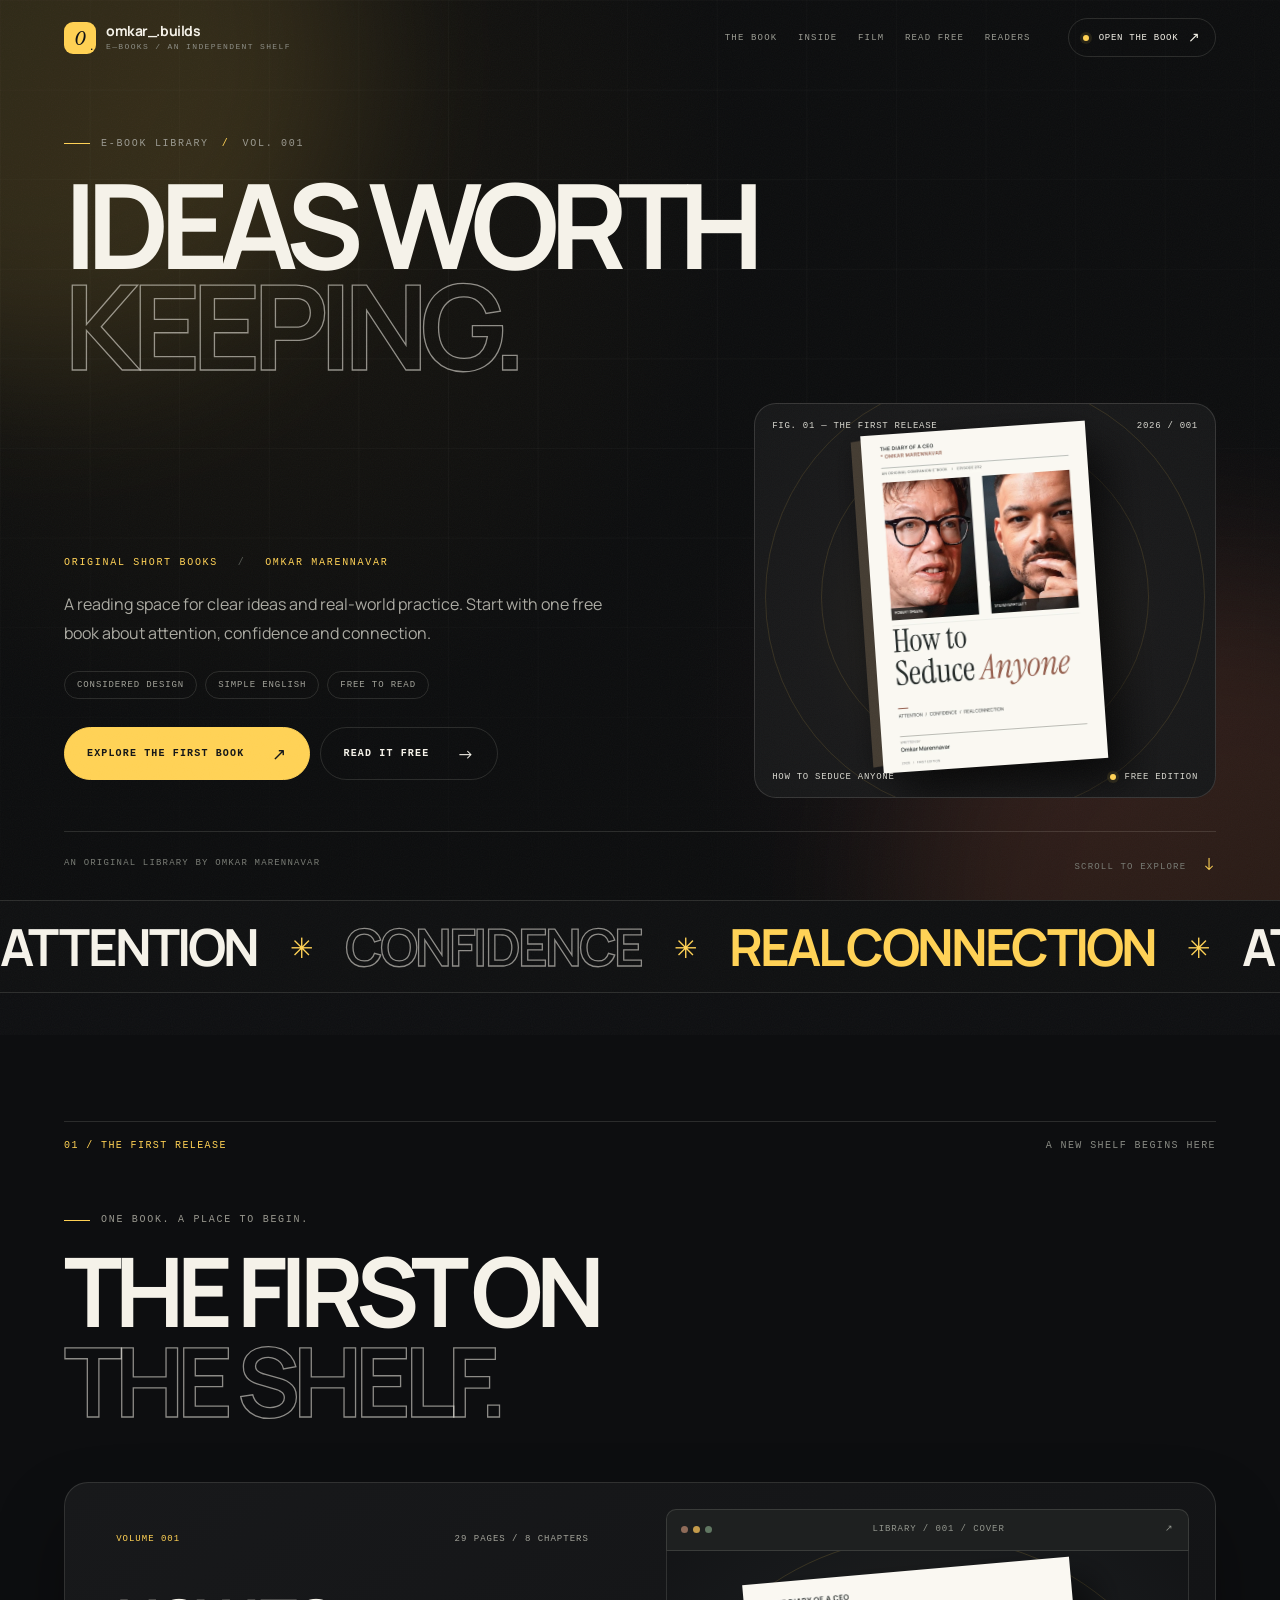
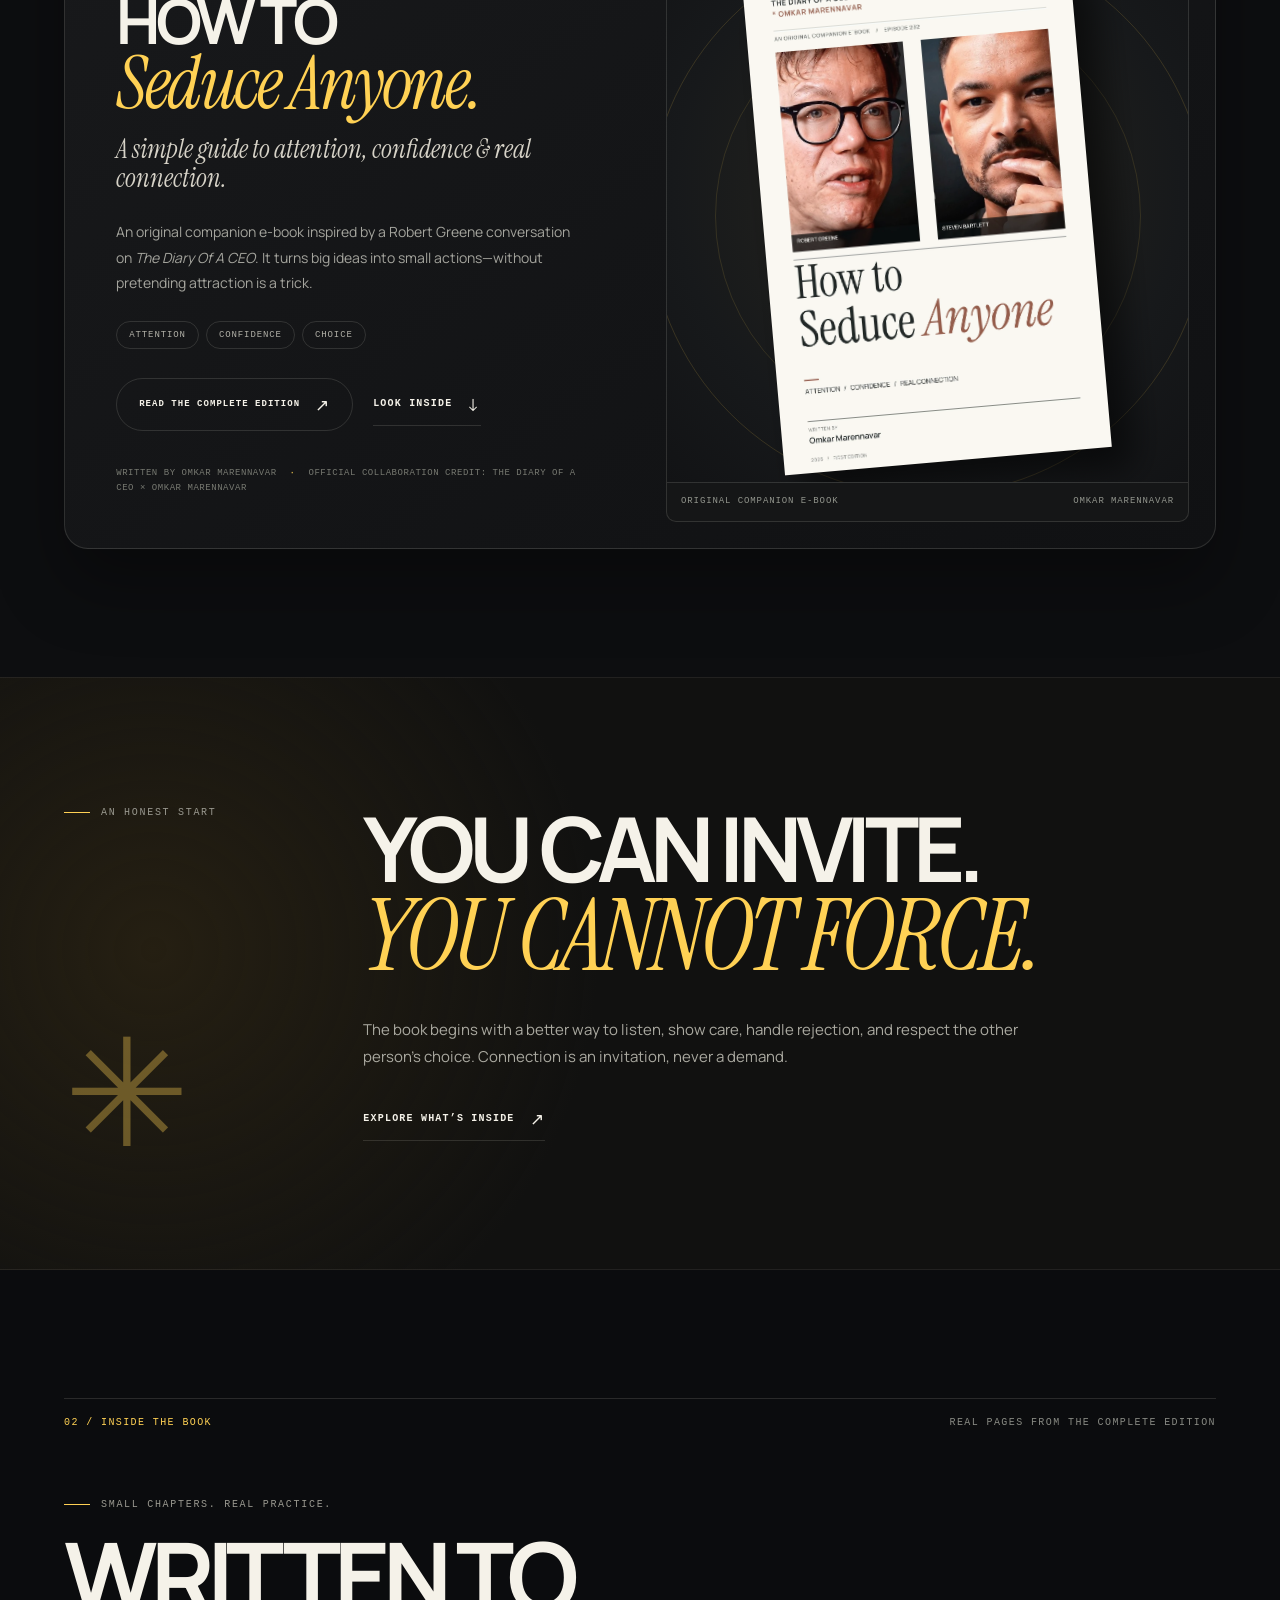
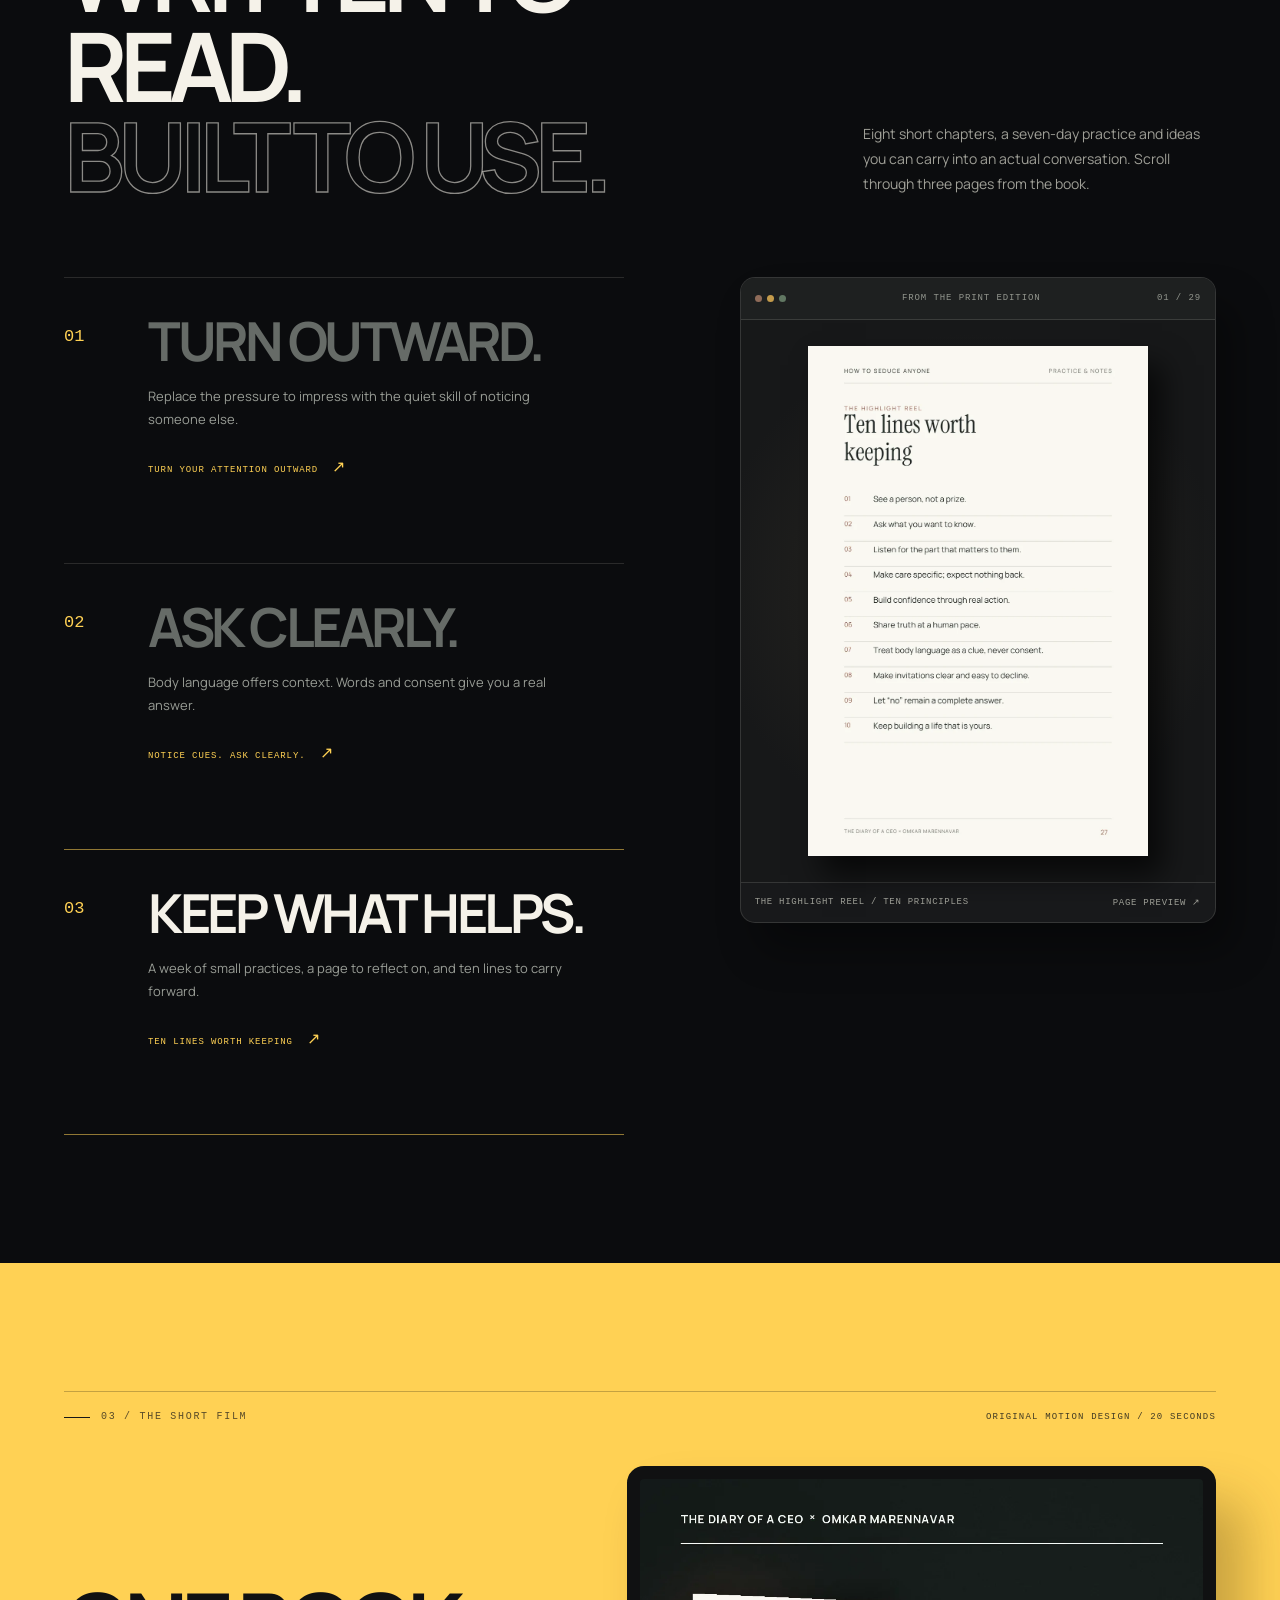
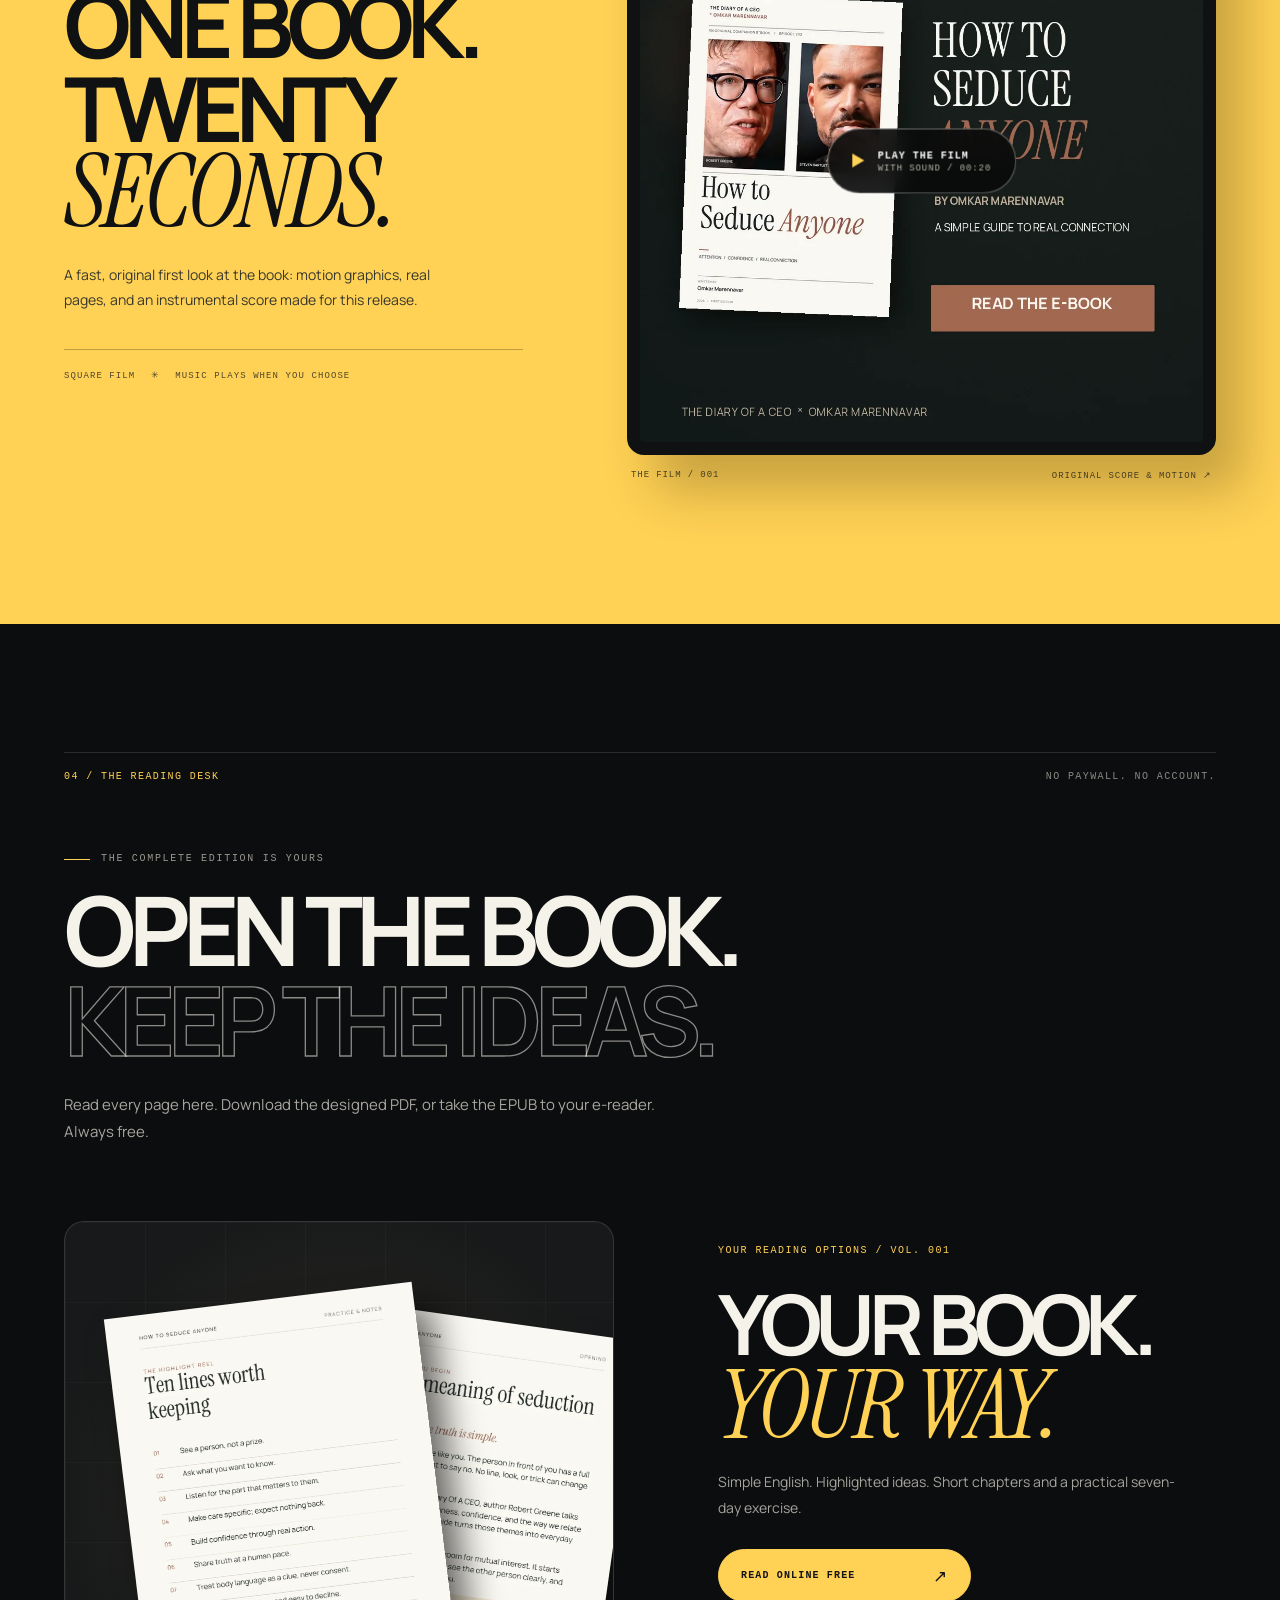
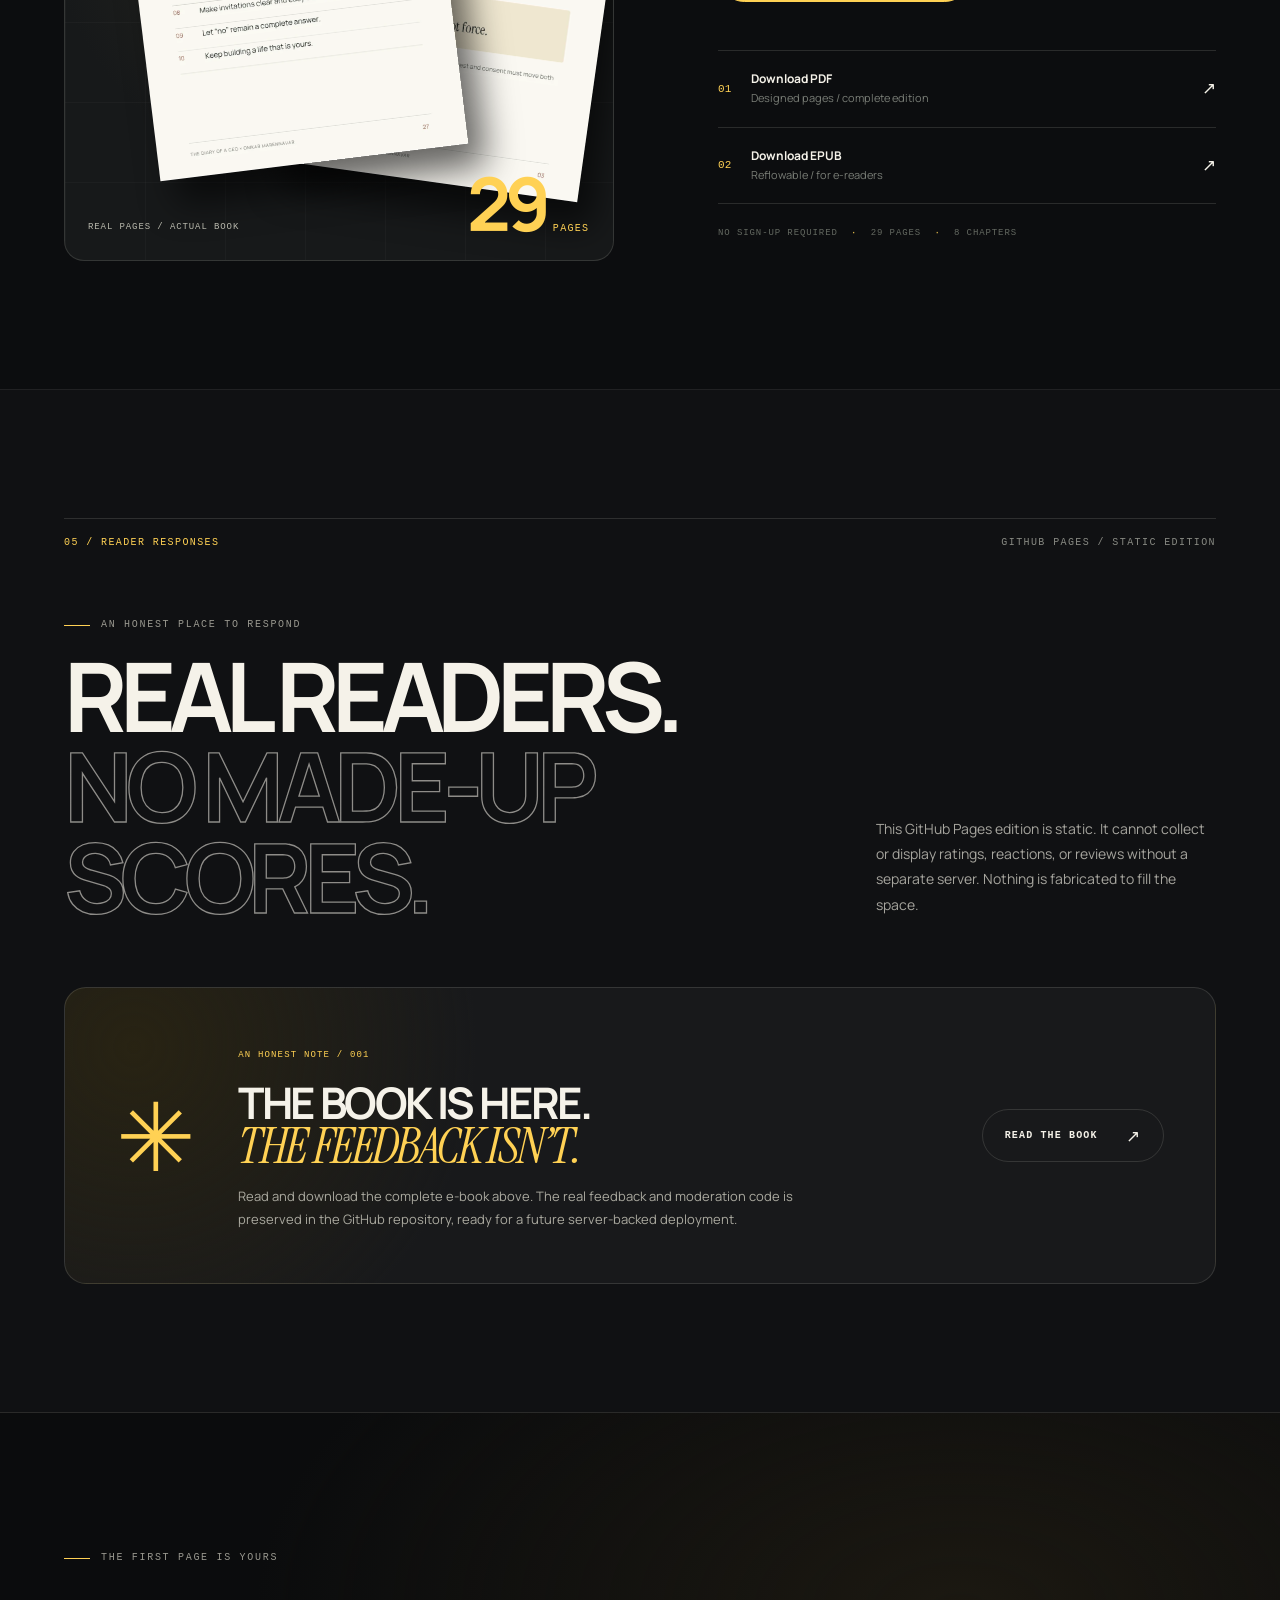
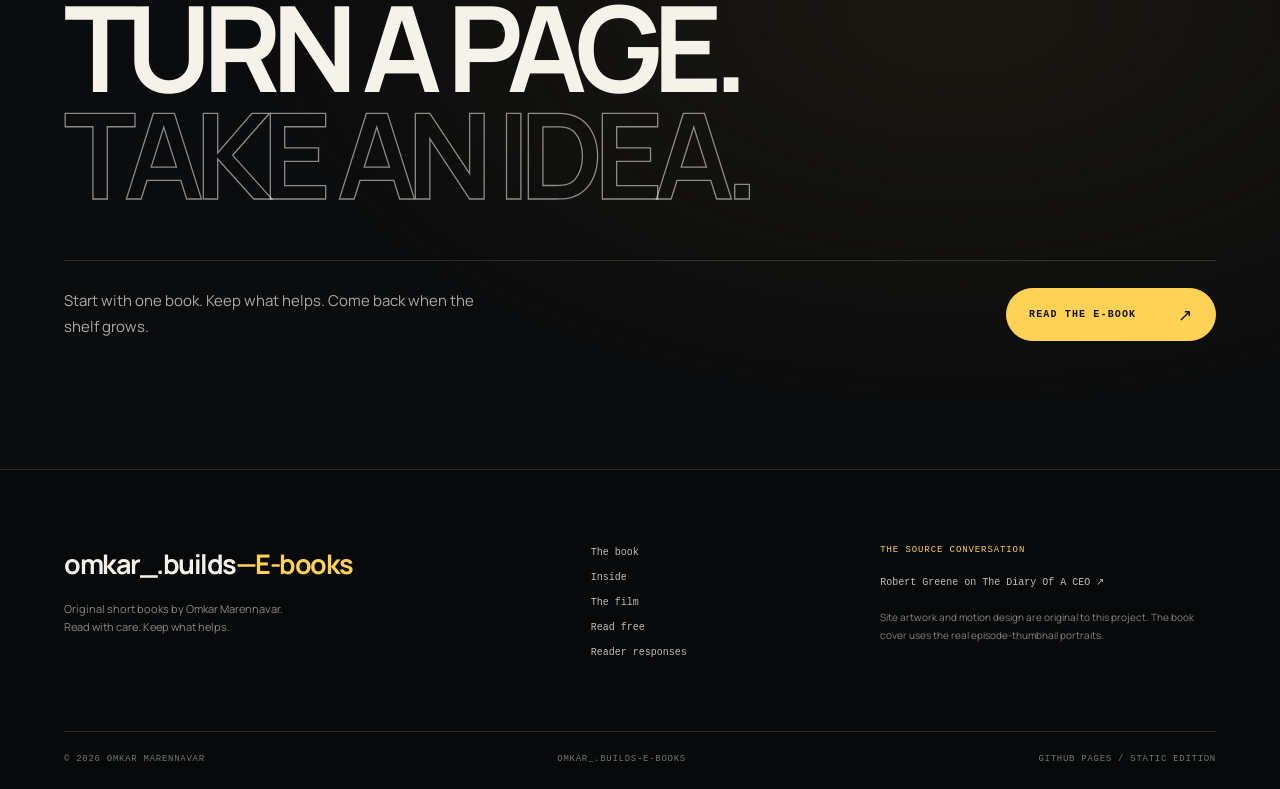
<file: docs/index.html>
<!doctype html>
<html lang="en" data-static-site="true">
<head>
  <meta charset="utf-8">
  <meta name="viewport" content="width=device-width, initial-scale=1, viewport-fit=cover">
  <meta name="theme-color" content="#0a0b0d">
  <meta name="description" content="omkar_.builds-E-books: original short books by Omkar Marennavar. Read How to Seduce Anyone online or download the complete PDF and EPUB for free.">
  <meta property="og:title" content="omkar_.builds-E-books — Ideas worth keeping">
  <meta property="og:description" content="An independent reading space. Start with How to Seduce Anyone: one honest guide to attention, confidence and real connection.">
  <meta property="og:image" content="media/cover-large.webp">
  <title>omkar_.builds-E-books — Ideas worth keeping</title>
  <link rel="icon" href="favicon.svg" type="image/svg+xml">
  <link rel="preload" href="fonts/Manrope-Bold.ttf" as="font" type="font/ttf" crossorigin>
  <link rel="preload" href="fonts/InstrumentSerif-Italic.ttf" as="font" type="font/ttf" crossorigin>
  <link rel="stylesheet" href="css/site.css">
  <script src="js/site.js" defer></script>
</head>
<body>
  <div class="scroll-progress" id="scrollProgress" aria-hidden="true"></div>
  <div class="grain" aria-hidden="true"></div>
  <div class="cursor-ring" id="cursorRing" aria-hidden="true"></div>
  <div class="cursor-dot" id="cursorDot" aria-hidden="true"></div>
  <a class="skip-link" href="#main">Skip to content</a>

  <header class="site-header" id="siteHeader">
    <a class="brand" href="#top" aria-label="omkar_.builds-E-books, back to top">
      <span class="brand-symbol">o<span>.</span></span>
      <span class="brand-name">omkar_.builds<small>E—BOOKS / AN INDEPENDENT SHELF</small></span>
    </a>
    <nav class="desktop-nav" aria-label="Main navigation">
      <a href="#library">The book</a><a href="#inside">Inside</a><a href="#film">Film</a><a href="#read">Read free</a><a href="#community">Readers</a>
    </nav>
    <a class="header-action" href="#read"><span class="status-dot" aria-hidden="true"></span> Open the book <span aria-hidden="true">↗</span></a>
    <button class="menu-toggle" id="menuToggle" type="button" aria-label="Open menu" aria-controls="mobileNav" aria-expanded="false"><span></span><span></span></button>
  </header>
  <nav class="mobile-nav" id="mobileNav" aria-label="Mobile navigation" hidden>
    <a href="#library">01 / The book <span>↗</span></a><a href="#inside">02 / Inside <span>↗</span></a><a href="#film">03 / Film <span>↗</span></a><a href="#read">04 / Read free <span>↗</span></a><a href="#community">05 / Readers <span>↗</span></a>
  </nav>

  <main id="main">
    <section class="hero" id="top" aria-labelledby="heroTitle">
      <div class="hero-grid-bg" aria-hidden="true"></div><div class="hero-glow glow-left" aria-hidden="true"></div><div class="hero-glow glow-right" aria-hidden="true"></div>
      <div class="container hero-inner">
        <div class="hero-heading">
          <span class="eyebrow reveal">E-BOOK LIBRARY <span class="eyebrow-split">/</span> VOL. 001</span>
          <h1 id="heroTitle" class="hero-title reveal"><span>IDEAS WORTH</span><span class="stroke-text">KEEPING.</span></h1>
        </div>
        <div class="hero-lower">
          <div class="hero-copy">
            <p class="hero-role reveal">ORIGINAL SHORT BOOKS <span>/</span> OMKAR MARENNAVAR</p>
            <p class="hero-lede reveal">A reading space for clear ideas and real-world practice. Start with one free book about attention, confidence and connection.</p>
            <div class="chips reveal" aria-label="What you will find"><span>CONSIDERED DESIGN</span><span>SIMPLE ENGLISH</span><span>FREE TO READ</span></div>
            <div class="hero-actions reveal"><a class="button button-yellow" href="#library">Explore the first book <span aria-hidden="true">↗</span></a><a class="button button-outline" href="#read">Read it free <span aria-hidden="true">→</span></a></div>
          </div>
          <div class="hero-art reveal" aria-label="Featured e-book: How to Seduce Anyone">
            <div class="hero-art-head"><span>FIG. 01 — THE FIRST RELEASE</span><span>2026 / 001</span></div>
            <div class="hero-art-rings" aria-hidden="true"></div>
            <div class="hero-book-wrap"><div class="hero-book"><img src="media/cover.webp" alt="How to Seduce Anyone cover with photographs of Robert Greene and Steven Bartlett" width="900" height="1350" fetchpriority="high"></div></div>
            <div class="hero-art-foot"><span>HOW TO SEDUCE ANYONE</span><span><i class="status-dot" aria-hidden="true"></i> FREE EDITION</span></div>
          </div>
        </div>
        <div class="hero-bottomline"><span>AN ORIGINAL LIBRARY BY OMKAR MARENNAVAR</span><span>SCROLL TO EXPLORE <b aria-hidden="true">↓</b></span></div>
      </div>
    </section>

    <div class="ticker" aria-hidden="true"><div class="ticker-track"><span>ATTENTION</span><i>✳</i><span class="stroke-text">CONFIDENCE</span><i>✳</i><span class="gold">REAL CONNECTION</span><i>✳</i><span>ATTENTION</span><i>✳</i><span class="stroke-text">CONFIDENCE</span><i>✳</i><span class="gold">REAL CONNECTION</span><i>✳</i></div></div>

    <section class="feature section-pad" id="library" aria-labelledby="bookTitle">
      <div class="container section-head"><span>01 / THE FIRST RELEASE</span><span>A NEW SHELF BEGINS HERE</span></div>
      <div class="container feature-heading"><span class="eyebrow reveal">ONE BOOK. A PLACE TO BEGIN.</span><h2 class="display-title reveal">THE FIRST ON<br><span class="stroke-text">THE SHELF.</span></h2></div>
      <div class="container">
        <article class="feature-case reveal">
          <div class="feature-copy">
            <div class="feature-labels"><span>VOLUME 001</span><span>29 PAGES / 8 CHAPTERS</span></div>
            <h3 id="bookTitle">How to<br><em>Seduce Anyone.</em></h3>
            <p class="feature-subtitle">A simple guide to attention, confidence &amp; real connection.</p>
            <p class="feature-description">An original companion e-book inspired by a Robert Greene conversation on <cite>The Diary Of A CEO</cite>. It turns big ideas into small actions—without pretending attraction is a trick.</p>
            <div class="topic-list" aria-label="Topics"><span>ATTENTION</span><span>CONFIDENCE</span><span>CHOICE</span></div>
            <div class="feature-actions"><a class="button button-outline" href="#read">Read the complete edition <span aria-hidden="true">↗</span></a><a class="quiet-link" href="#inside">Look inside <span aria-hidden="true">↓</span></a></div>
            <p class="source-note">WRITTEN BY OMKAR MARENNAVAR <span>·</span> OFFICIAL COLLABORATION CREDIT: THE DIARY OF A CEO × OMKAR MARENNAVAR</p>
          </div>
          <div class="feature-art" aria-label="The cover of the first e-book">
            <div class="frame-top"><span class="frame-dots" aria-hidden="true"><i></i><i></i><i></i></span><span>LIBRARY / 001 / COVER</span><span aria-hidden="true">↗</span></div>
            <div class="feature-art-stage"><div class="feature-art-orbit" aria-hidden="true"></div><img src="media/cover-large.webp" alt="Cover of How to Seduce Anyone" width="1200" height="1800" loading="lazy"></div>
            <div class="frame-bottom"><span>ORIGINAL COMPANION E-BOOK</span><span>OMKAR MARENNAVAR</span></div>
          </div>
        </article>
      </div>
    </section>

    <section class="manifesto section-pad" aria-labelledby="manifestoTitle">
      <div class="container manifesto-grid">
        <div class="manifesto-side"><span class="eyebrow">AN HONEST START</span><div class="asterisk" aria-hidden="true">✳</div></div>
        <div class="manifesto-copy reveal"><h2 id="manifestoTitle">YOU CAN INVITE.<br><em>YOU CANNOT FORCE.</em></h2><p>The book begins with a better way to listen, show care, handle rejection, and respect the other person’s choice. Connection is an invitation, never a demand.</p><a class="quiet-link" href="#inside">Explore what’s inside <span aria-hidden="true">↗</span></a></div>
      </div>
    </section>

    <section class="inside section-pad" id="inside" aria-labelledby="insideTitle">
      <div class="container section-head"><span>02 / INSIDE THE BOOK</span><span>REAL PAGES FROM THE COMPLETE EDITION</span></div>
      <div class="container inside-intro"><div><span class="eyebrow reveal">SMALL CHAPTERS. REAL PRACTICE.</span><h2 id="insideTitle" class="display-title reveal">WRITTEN TO READ.<br><span class="stroke-text">BUILT TO USE.</span></h2></div><p class="reveal">Eight short chapters, a seven-day practice and ideas you can carry into an actual conversation. Scroll through three pages from the book.</p></div>
      <div class="container inside-layout">
        <div class="chapter-list">
          <article class="chapter-item is-active" data-image="media/page-attention.webp" data-caption="CHAPTER 01 / ATTENTION" data-alt="Actual e-book page about attention"><span class="chapter-count">01</span><div><h3>Turn outward.</h3><p>Replace the pressure to impress with the quiet skill of noticing someone else.</p><span class="chapter-link">TURN YOUR ATTENTION OUTWARD <span aria-hidden="true">↗</span></span></div></article>
          <article class="chapter-item" data-image="media/page-clarity.webp" data-caption="CHAPTER 06 / CLARITY" data-alt="Actual e-book page about clear communication"><span class="chapter-count">02</span><div><h3>Ask clearly.</h3><p>Body language offers context. Words and consent give you a real answer.</p><span class="chapter-link">NOTICE CUES. ASK CLEARLY. <span aria-hidden="true">↗</span></span></div></article>
          <article class="chapter-item" data-image="media/page-takeaways.webp" data-caption="THE HIGHLIGHT REEL / TEN PRINCIPLES" data-alt="Actual e-book page of ten takeaways"><span class="chapter-count">03</span><div><h3>Keep what helps.</h3><p>A week of small practices, a page to reflect on, and ten lines to carry forward.</p><span class="chapter-link">TEN LINES WORTH KEEPING <span aria-hidden="true">↗</span></span></div></article>
        </div>
        <div class="page-stage" aria-live="polite"><div class="preview-window"><div class="frame-top"><span class="frame-dots" aria-hidden="true"><i></i><i></i><i></i></span><span>FROM THE PRINT EDITION</span><span>01 / 29</span></div><div class="page-stage-inner"><img id="pagePreview" src="media/page-attention.webp" alt="Actual e-book page about attention" width="886" height="1329" loading="lazy"></div><div class="page-stage-foot"><span id="pageCaption">CHAPTER 01 / ATTENTION</span><span>PAGE PREVIEW ↗</span></div></div></div>
      </div>
    </section>

    <section class="film section-pad" id="film" aria-labelledby="filmTitle">
      <div class="container film-top"><span class="eyebrow">03 / THE SHORT FILM</span><span>ORIGINAL MOTION DESIGN / 20 SECONDS</span></div>
      <div class="container film-grid">
        <div class="film-copy reveal"><h2 id="filmTitle">ONE BOOK.<br>TWENTY<br><em>SECONDS.</em></h2><p>A fast, original first look at the book: motion graphics, real pages, and an instrumental score made for this release.</p><div class="film-footnote">SQUARE FILM <span>✳</span> MUSIC PLAYS WHEN YOU CHOOSE</div></div>
        <div class="video-shell reveal"><div class="video-border"><video id="promoVideo" poster="media/promo-poster.webp" preload="metadata" playsinline muted controls aria-label="Twenty-second promotional film for How to Seduce Anyone"><source src="media/promo-square.mp4" type="video/mp4">Your browser does not support video. <a href="media/promo-square.mp4">Open the film</a>.</video><button class="video-play" id="videoPlay" type="button" aria-label="Play promotional film with sound"><span class="play-triangle" aria-hidden="true"></span><span>PLAY THE FILM <small>WITH SOUND / 00:20</small></span></button></div><div class="video-caption"><span>THE FILM / 001</span><span>ORIGINAL SCORE &amp; MOTION ↗</span></div></div>
      </div>
    </section>

    <section class="read-section section-pad" id="read" aria-labelledby="readTitle">
      <div class="container section-head"><span>04 / THE READING DESK</span><span>NO PAYWALL. NO ACCOUNT.</span></div>
      <div class="container read-intro"><span class="eyebrow reveal">THE COMPLETE EDITION IS YOURS</span><h2 id="readTitle" class="display-title reveal">OPEN THE BOOK.<br><span class="stroke-text">KEEP THE IDEAS.</span></h2><p class="reveal">Read every page here. Download the designed PDF, or take the EPUB to your e-reader. Always free.</p></div>
      <div class="container reader-grid">
        <div class="reader-visual reveal" aria-hidden="true"><div class="reader-visual-grid"></div><div class="reader-page reader-page-two"><img src="media/page-opening.webp" alt="" loading="lazy"></div><div class="reader-page reader-page-one"><img src="media/page-takeaways.webp" alt="" loading="lazy"></div><span class="reader-visual-mark">29<span> PAGES</span></span><span class="reader-visual-corner">REAL PAGES / ACTUAL BOOK</span></div>
        <div class="reader-options reveal"><span class="reader-options-label">YOUR READING OPTIONS / VOL. 001</span><h3>YOUR BOOK.<br><em>YOUR WAY.</em></h3><p>Simple English. Highlighted ideas. Short chapters and a practical seven-day exercise.</p><a class="button button-yellow reader-primary" id="openReader" href="reader.html">Read online free <span aria-hidden="true">↗</span></a><div class="download-row"><a href="books/how-to-seduce-anyone.pdf" download="How_to_Seduce_Anyone.pdf"><span>01</span><span><strong>Download PDF</strong><small>Designed pages / complete edition</small></span><span aria-hidden="true">↗</span></a><a href="books/how-to-seduce-anyone.epub" download="How_to_Seduce_Anyone.epub"><span>02</span><span><strong>Download EPUB</strong><small>Reflowable / for e-readers</small></span><span aria-hidden="true">↗</span></a></div><p class="reader-access">NO SIGN-UP REQUIRED <span>·</span> 29 PAGES <span>·</span> 8 CHAPTERS</p></div>
      </div>
    </section>

    <section class="community section-pad" id="community" aria-labelledby="communityTitle">
      <div class="container section-head"><span>05 / READER RESPONSES</span><span>GITHUB PAGES / STATIC EDITION</span></div>
      <div class="container community-intro"><div><span class="eyebrow reveal">AN HONEST PLACE TO RESPOND</span><h2 id="communityTitle" class="display-title reveal">REAL READERS.<br><span class="stroke-text">NO MADE-UP SCORES.</span></h2></div><p class="reveal">This GitHub Pages edition is static. It cannot collect or display ratings, reactions, or reviews without a separate server. Nothing is fabricated to fill the space.</p></div>
      <div class="container static-feedback reveal"><span class="static-feedback-mark" aria-hidden="true">✳</span><div><span class="static-feedback-label">AN HONEST NOTE / 001</span><h3>THE BOOK IS HERE.<br><em>THE FEEDBACK ISN’T.</em></h3><p>Read and download the complete e-book above. The real feedback and moderation code is preserved in the GitHub repository, ready for a future server-backed deployment.</p></div><a class="button button-outline" href="#read">Read the book <span aria-hidden="true">↗</span></a></div>
    </section>

    <section class="closing section-pad"><div class="container"><span class="eyebrow">THE FIRST PAGE IS YOURS</span><h2 class="reveal">TURN A PAGE.<br><span class="stroke-text">TAKE AN IDEA.</span></h2><div class="closing-bottom"><p>Start with one book. Keep what helps. Come back when the shelf grows.</p><a class="button button-yellow" href="reader.html">Read the e-book <span aria-hidden="true">↗</span></a></div></div></section>
  </main>

  <footer class="footer"><div class="container footer-grid"><div><a class="footer-brand" href="#top">omkar_.builds<span>—E-books</span></a><p>Original short books by Omkar Marennavar.<br>Read with care. Keep what helps.</p></div><div class="footer-links"><a href="#library">The book</a><a href="#inside">Inside</a><a href="#film">The film</a><a href="#read">Read free</a><a href="#community">Reader responses</a></div><div class="footer-source"><span>THE SOURCE CONVERSATION</span><a href="https://www.youtube.com/watch?v=Qv70RMUFlu0" target="_blank" rel="noopener noreferrer">Robert Greene on The Diary Of A CEO ↗</a><small>Site artwork and motion design are original to this project. The book cover uses the real episode-thumbnail portraits.</small></div></div><div class="container footer-bottom"><span>© 2026 OMKAR MARENNAVAR</span><span>OMKAR_.BUILDS-E-BOOKS</span><span>GITHUB PAGES / STATIC EDITION</span></div></footer>

  <dialog class="reader-dialog" id="readerDialog" aria-label="Read How to Seduce Anyone"><div class="reader-dialog-header"><div><small>THE COMPLETE ONLINE EDITION / VOL. 001</small><strong>How to Seduce Anyone</strong></div><button id="closeReader" type="button" aria-label="Close reader">×</button></div><iframe id="readerFrame" title="Read the complete How to Seduce Anyone e-book" loading="lazy"></iframe><div class="reader-dialog-footer"><span>COMPLETE ONLINE EDITION / 29 PAGES</span><a href="books/how-to-seduce-anyone.pdf" target="_blank" rel="noopener">OPEN PDF IN A NEW TAB ↗</a></div></dialog>
  <div class="toast" id="toast" role="status" aria-live="polite"></div>
</body>
</html>
</file>
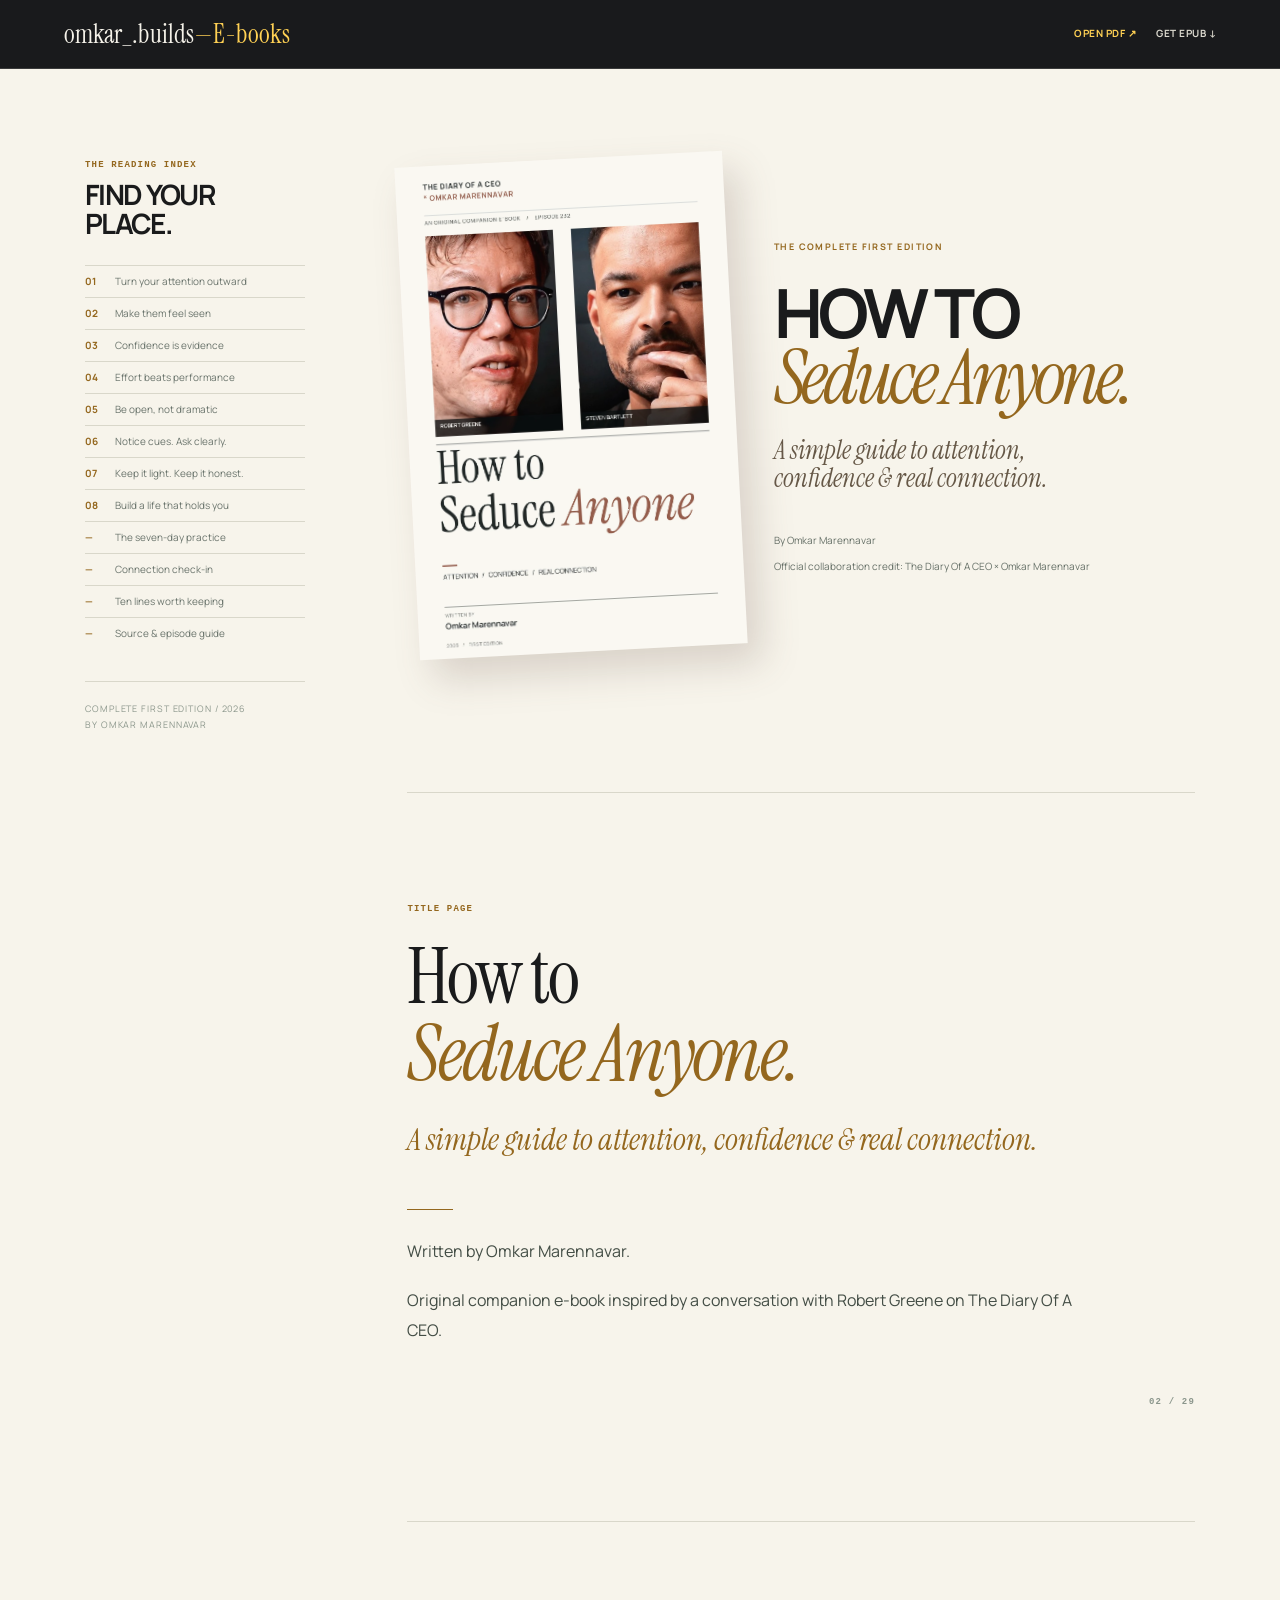
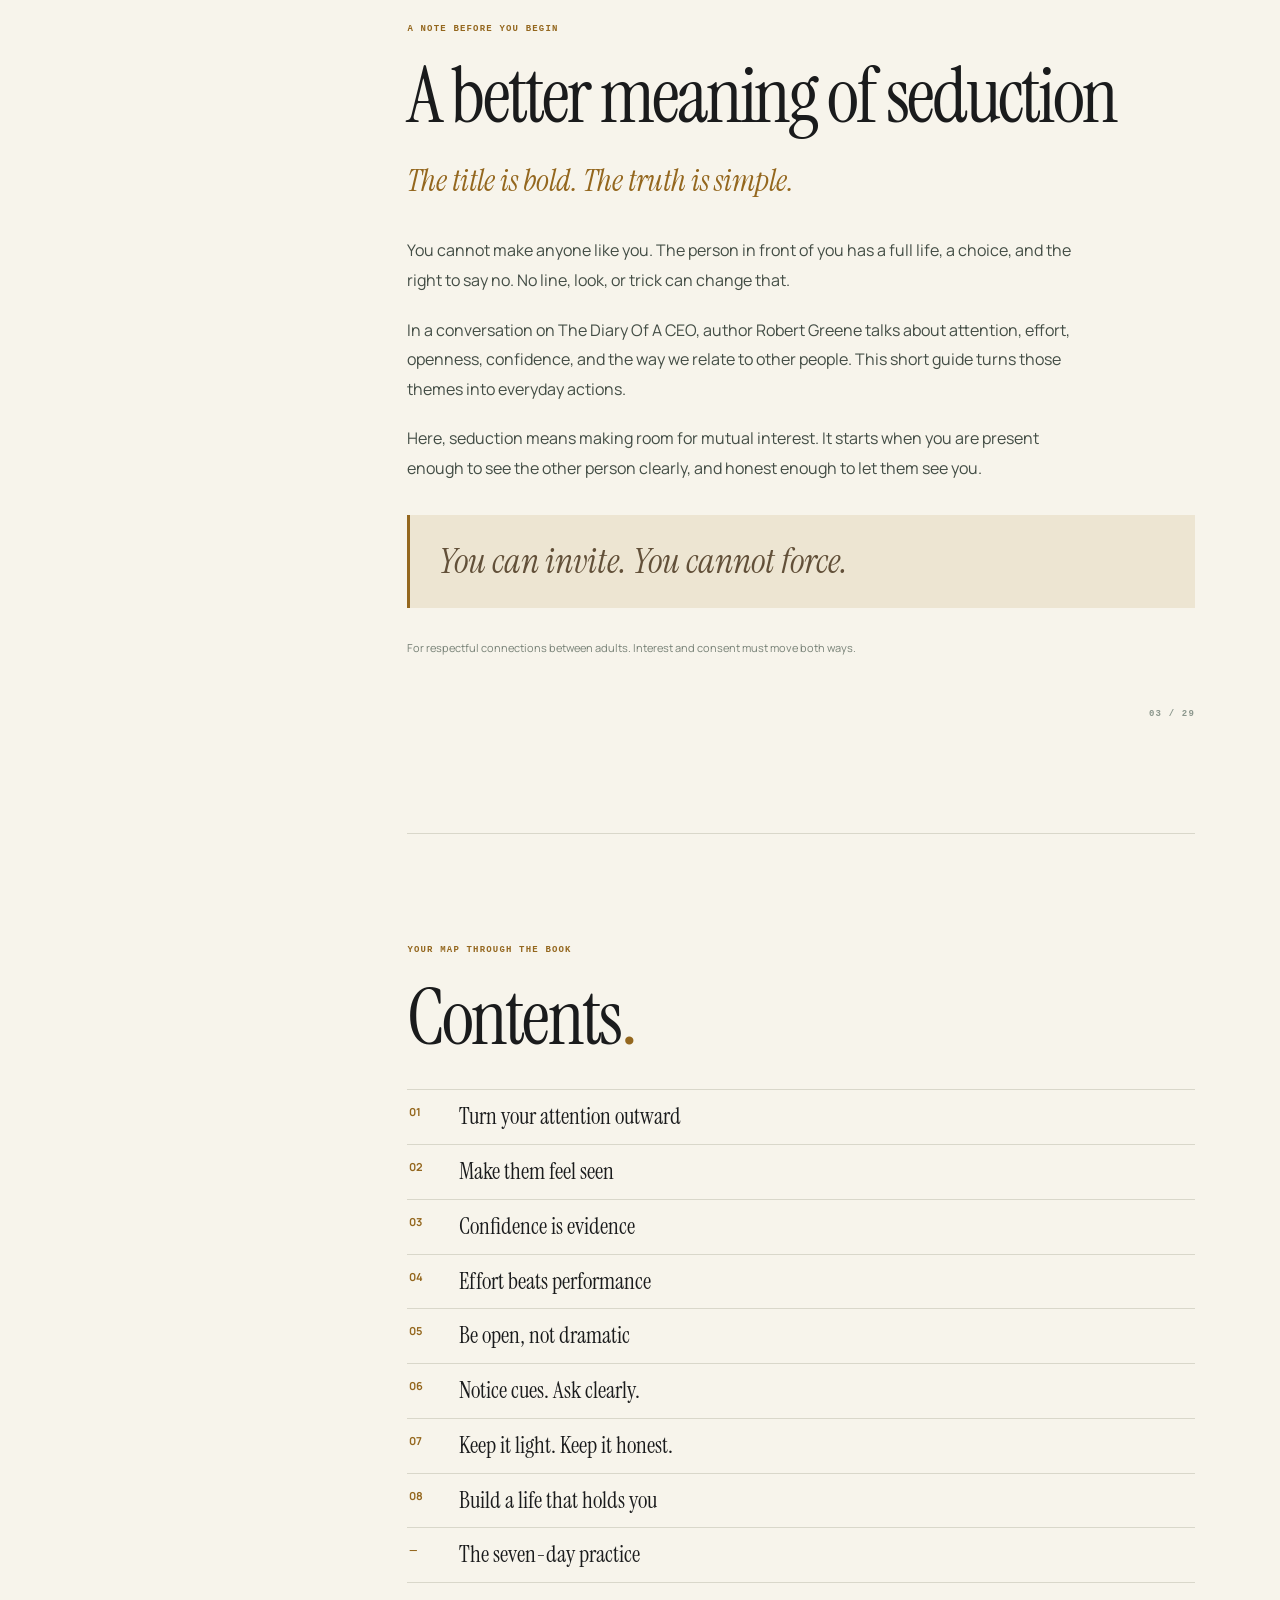
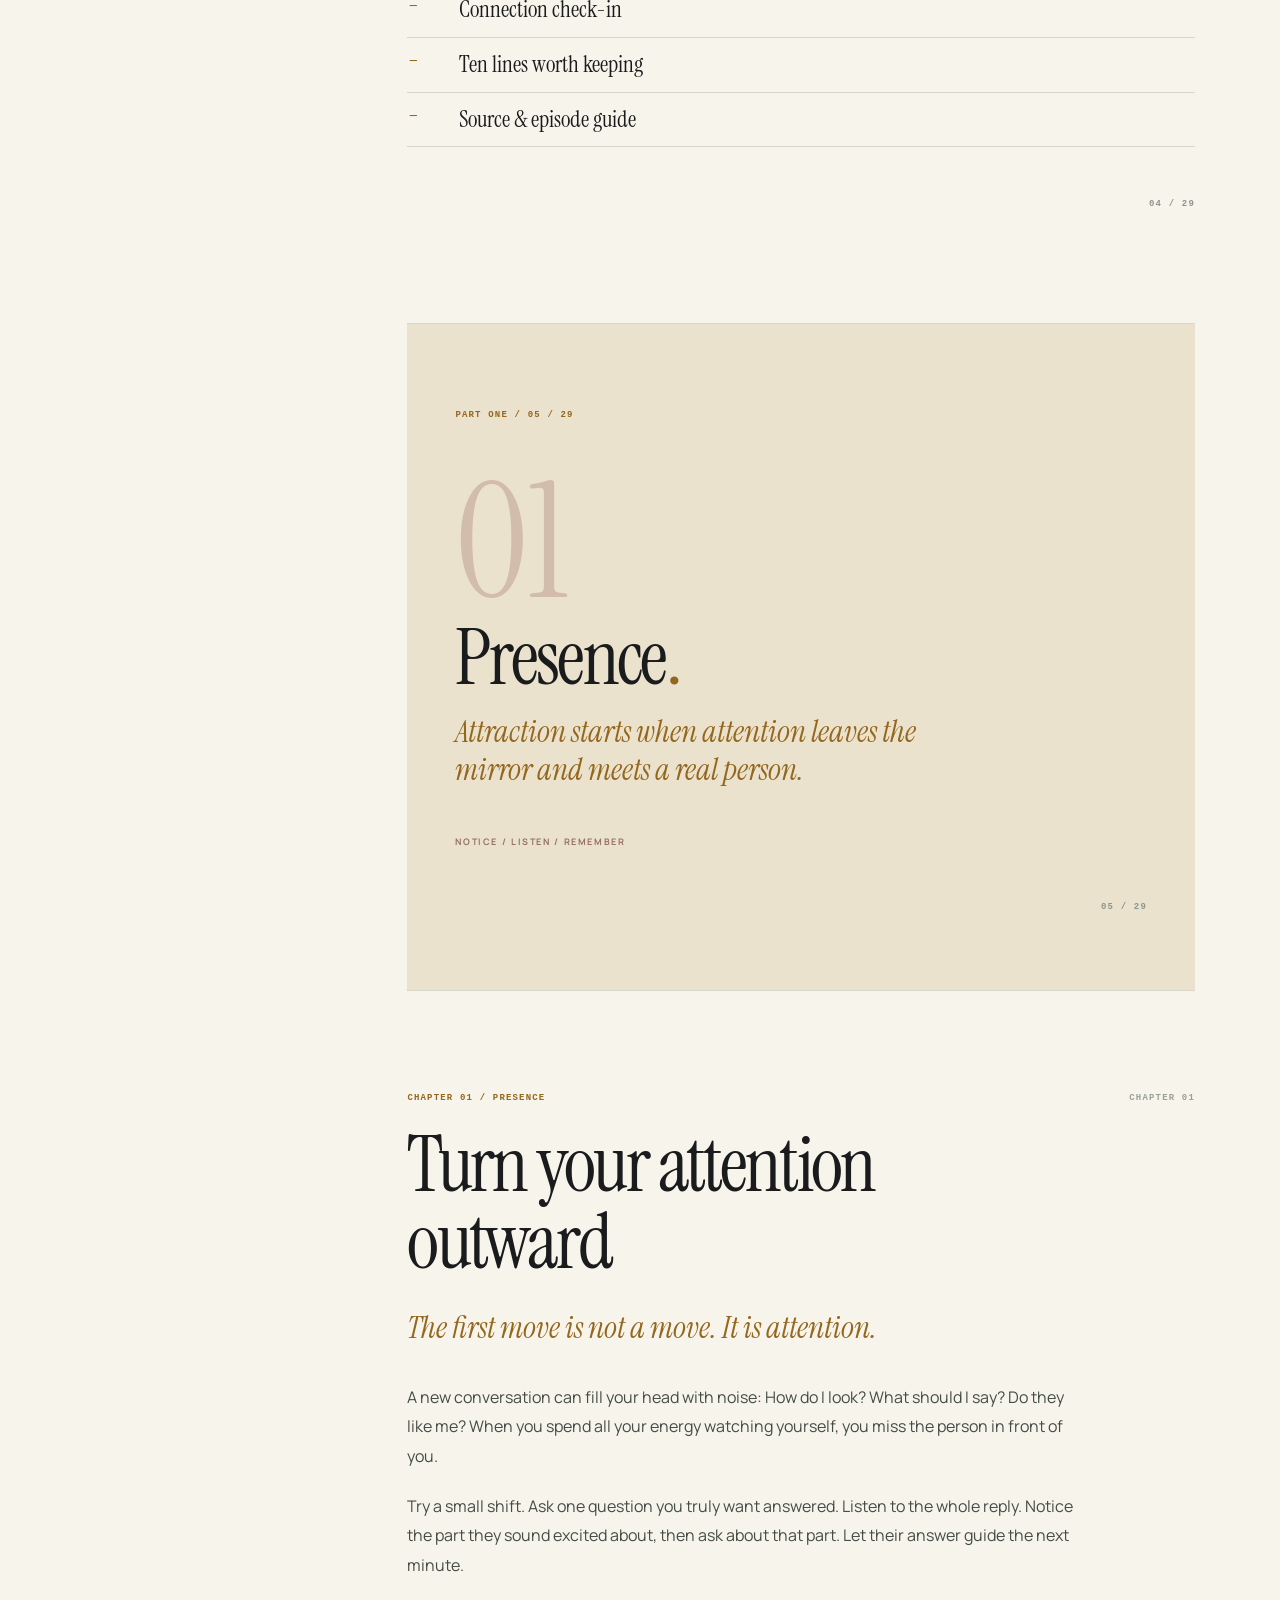
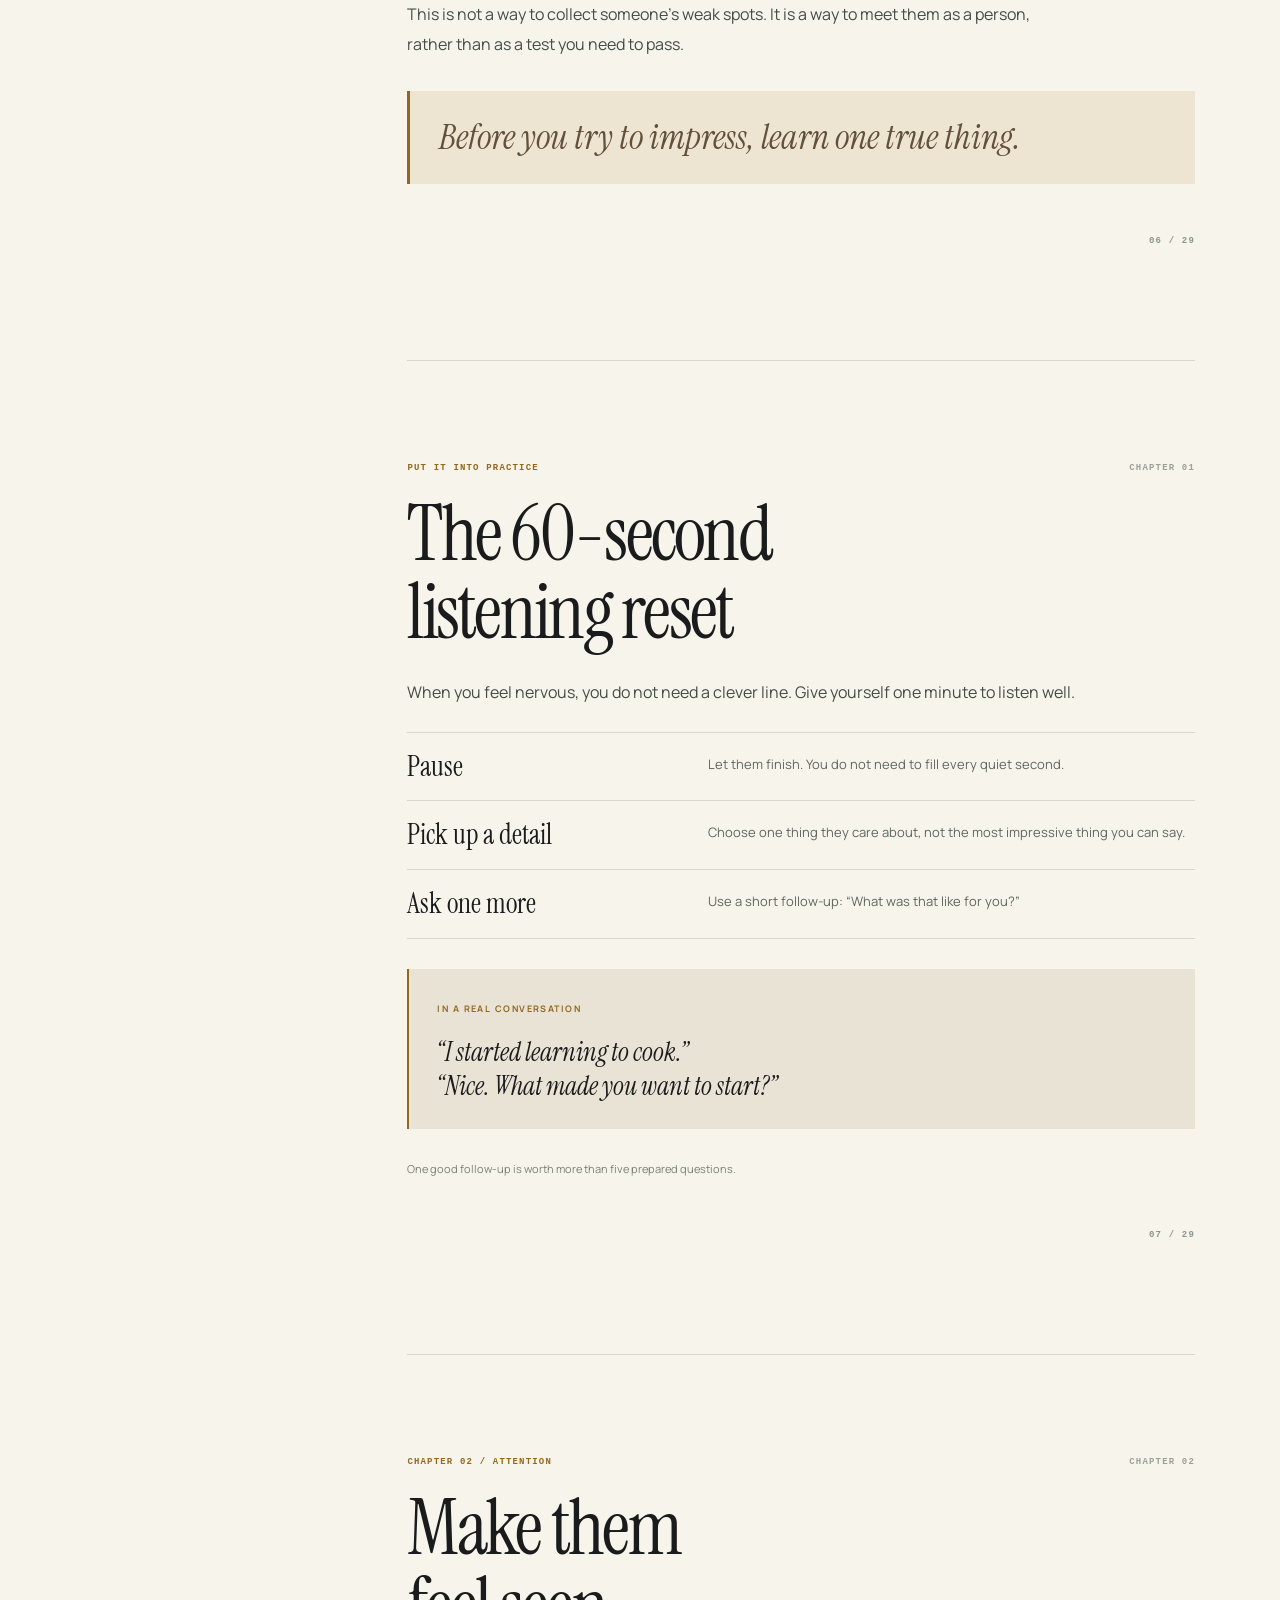
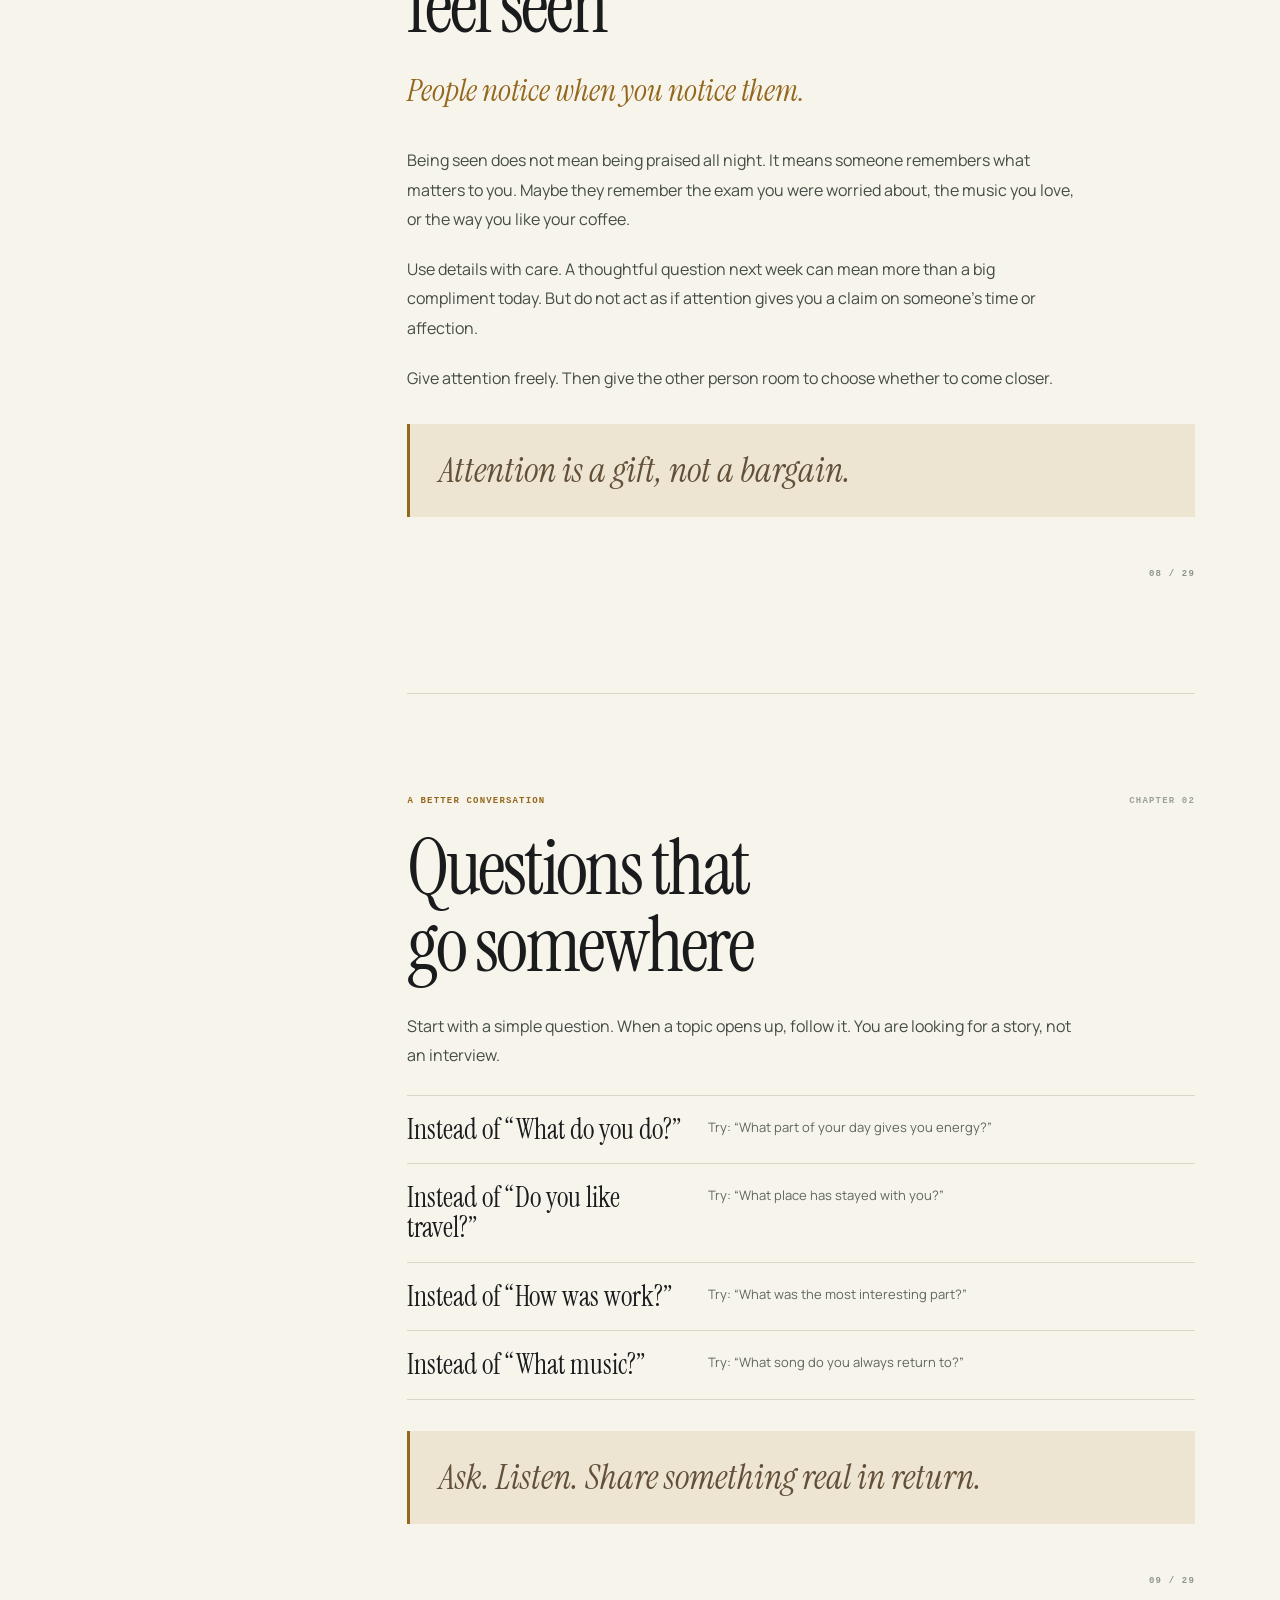
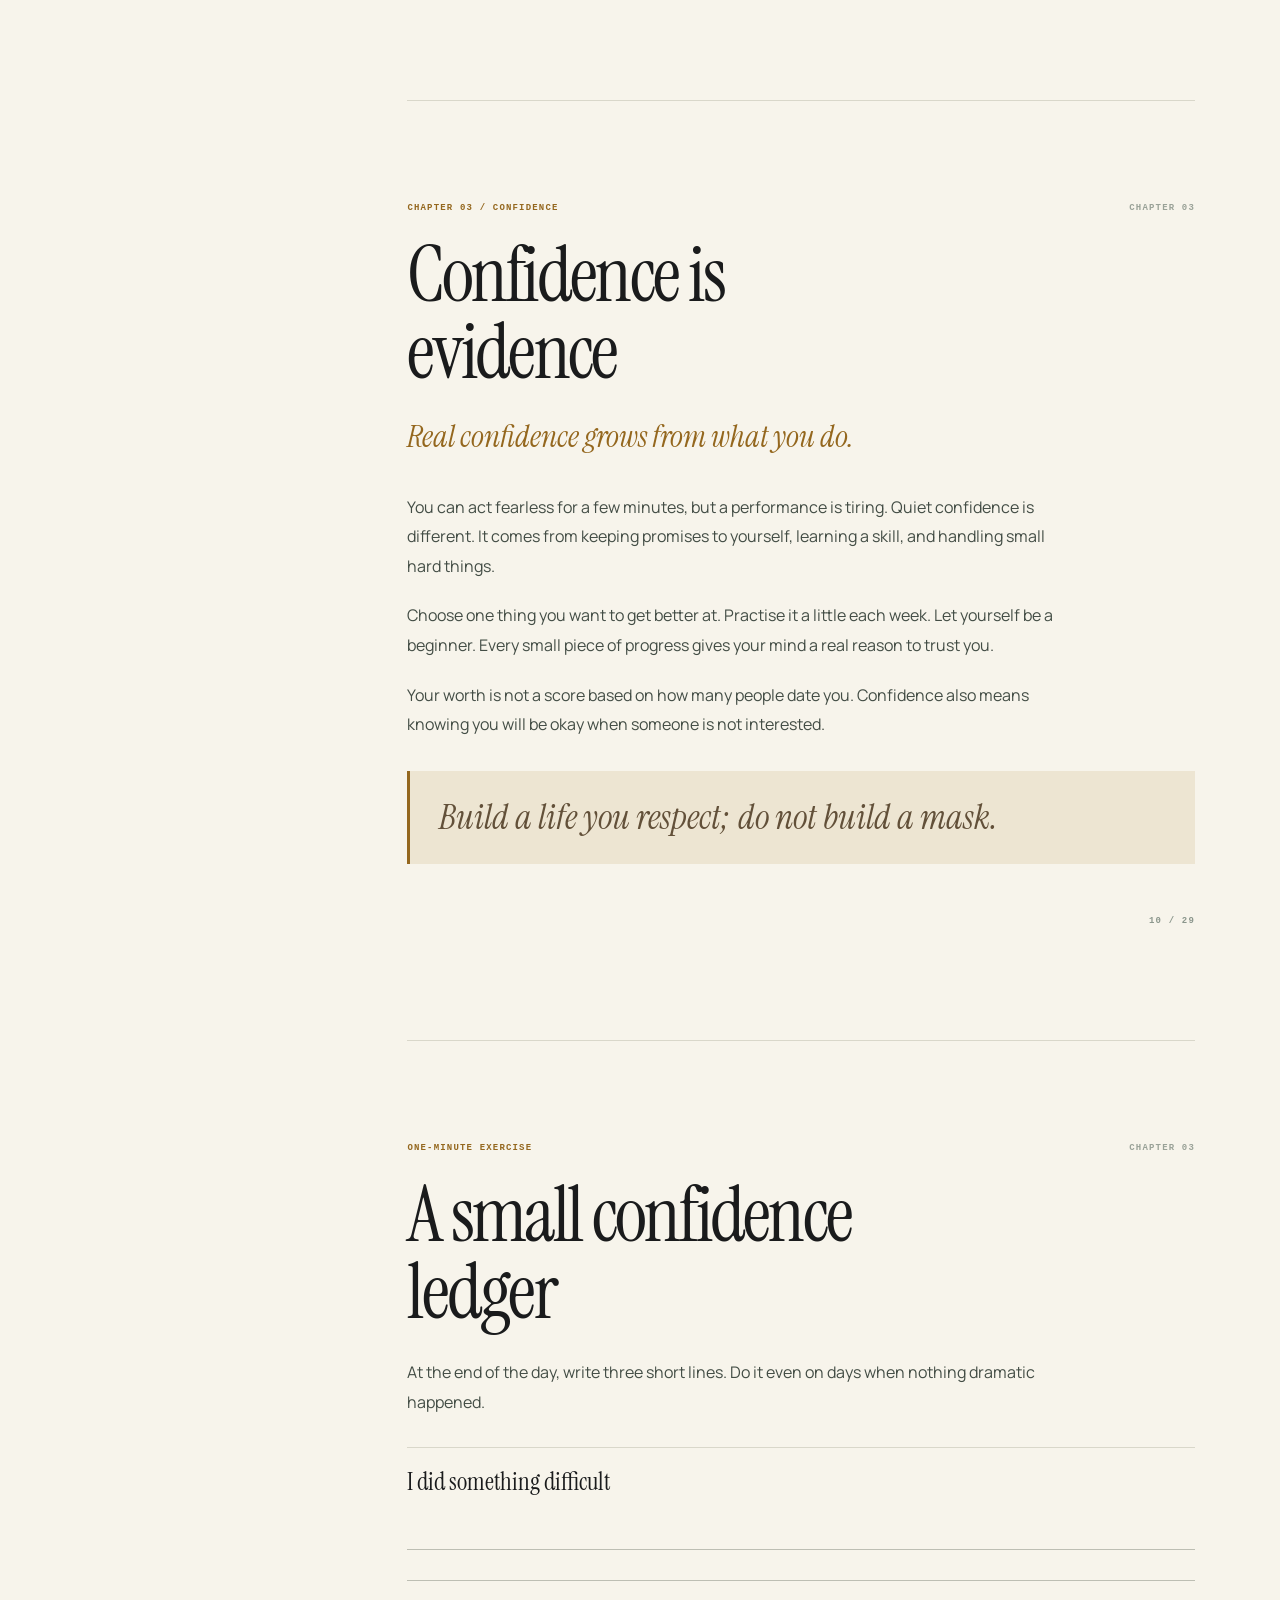
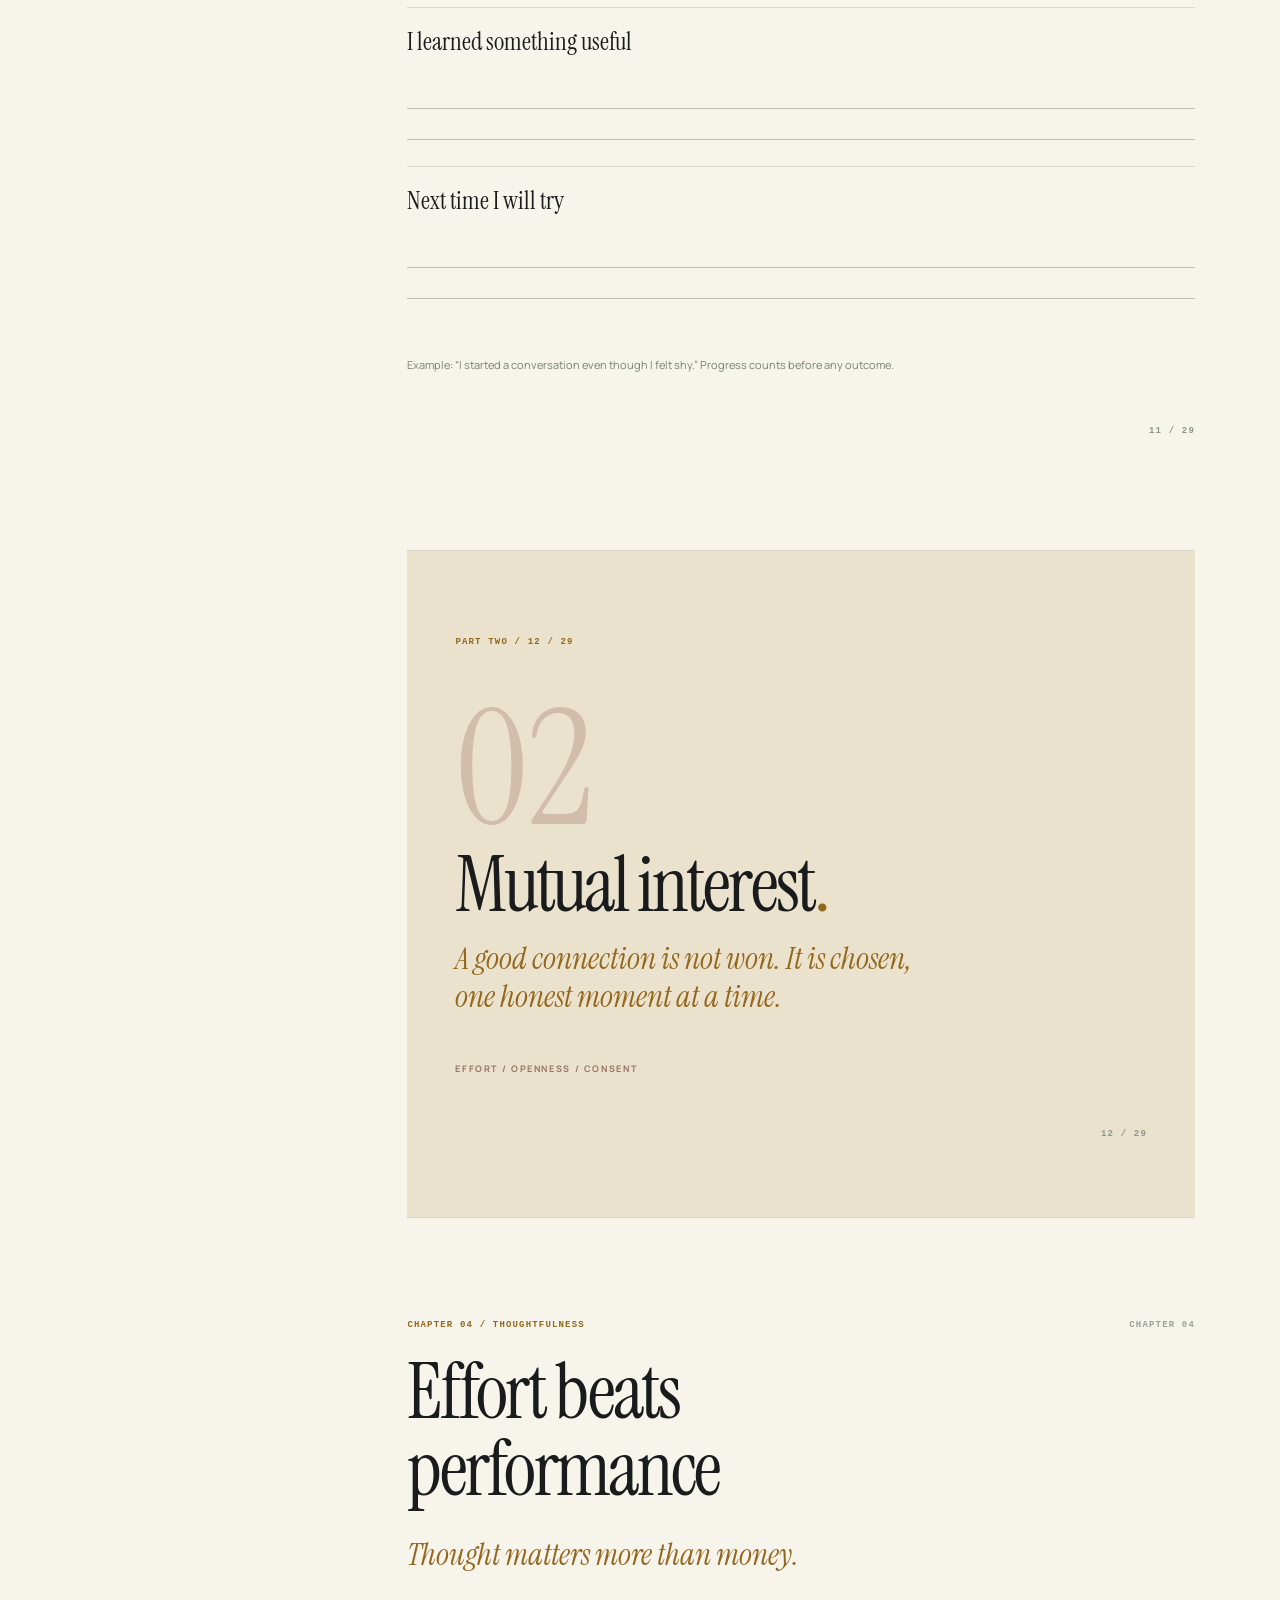
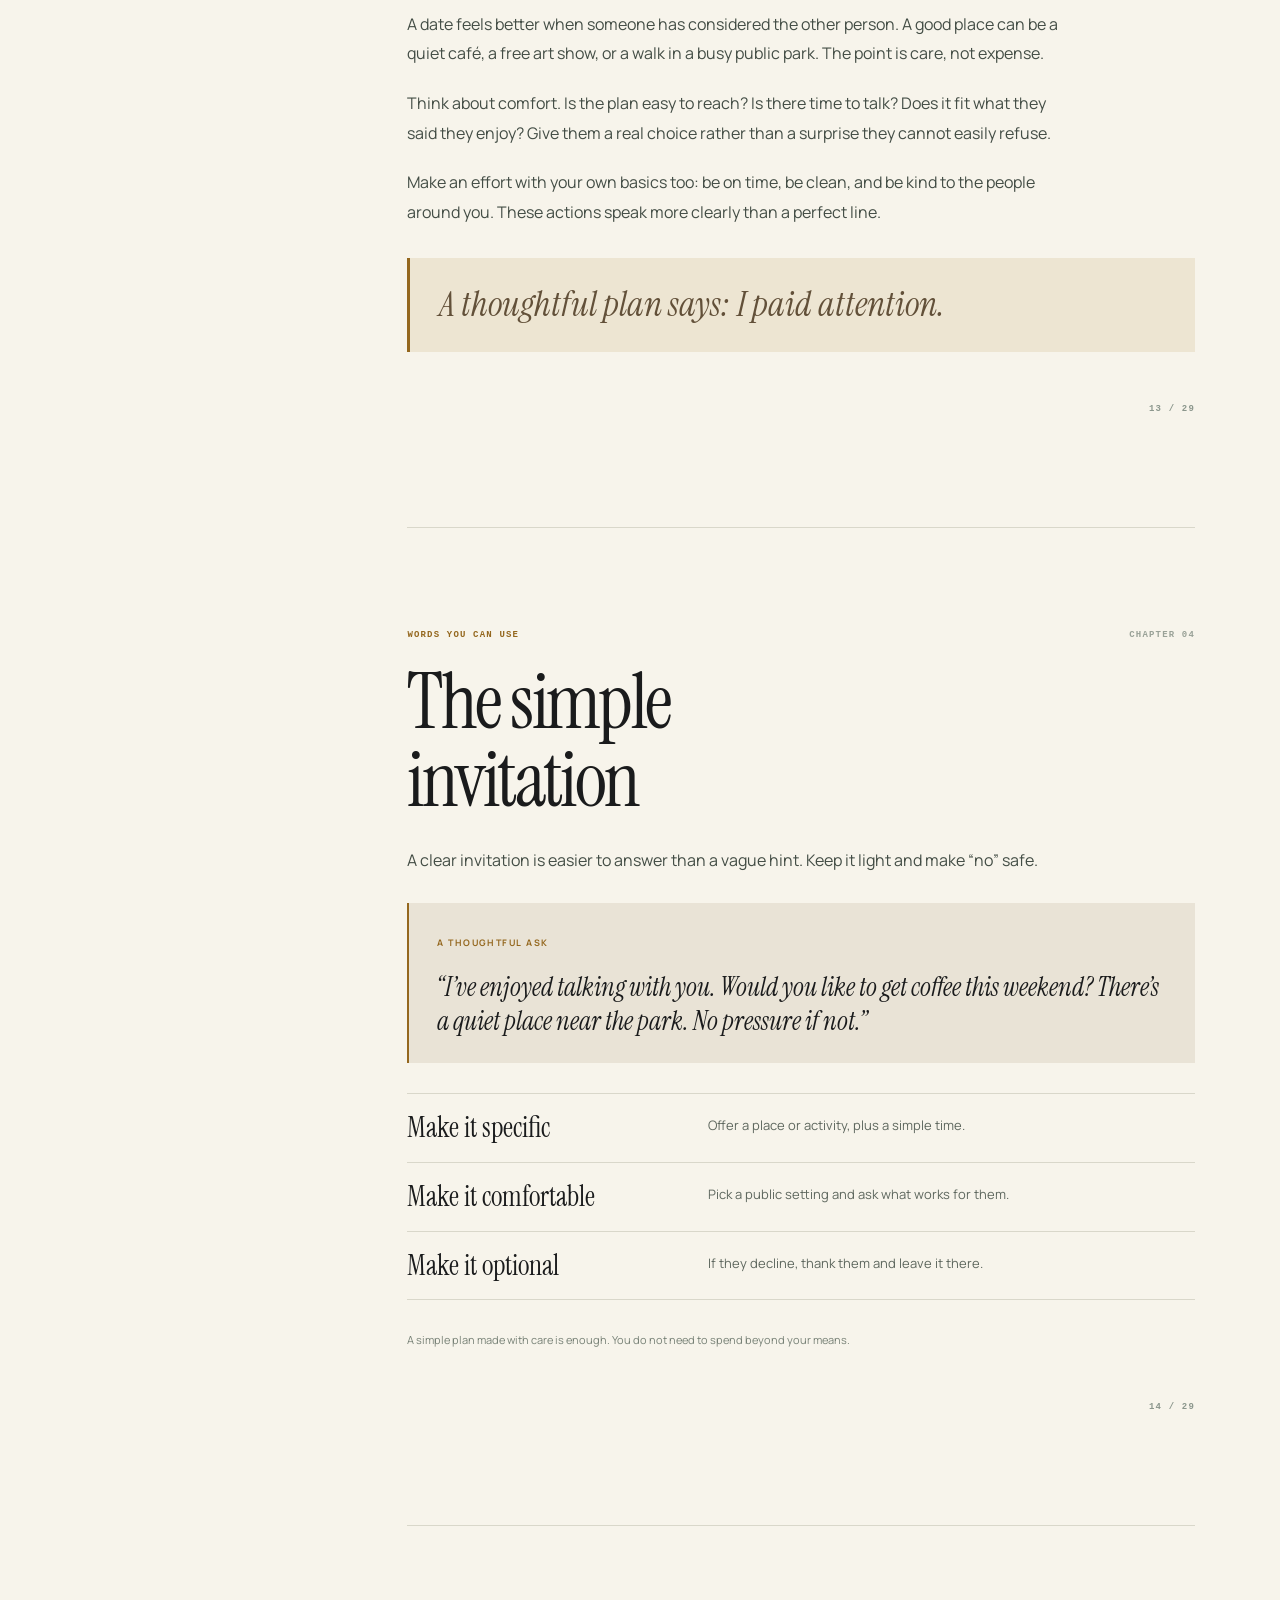
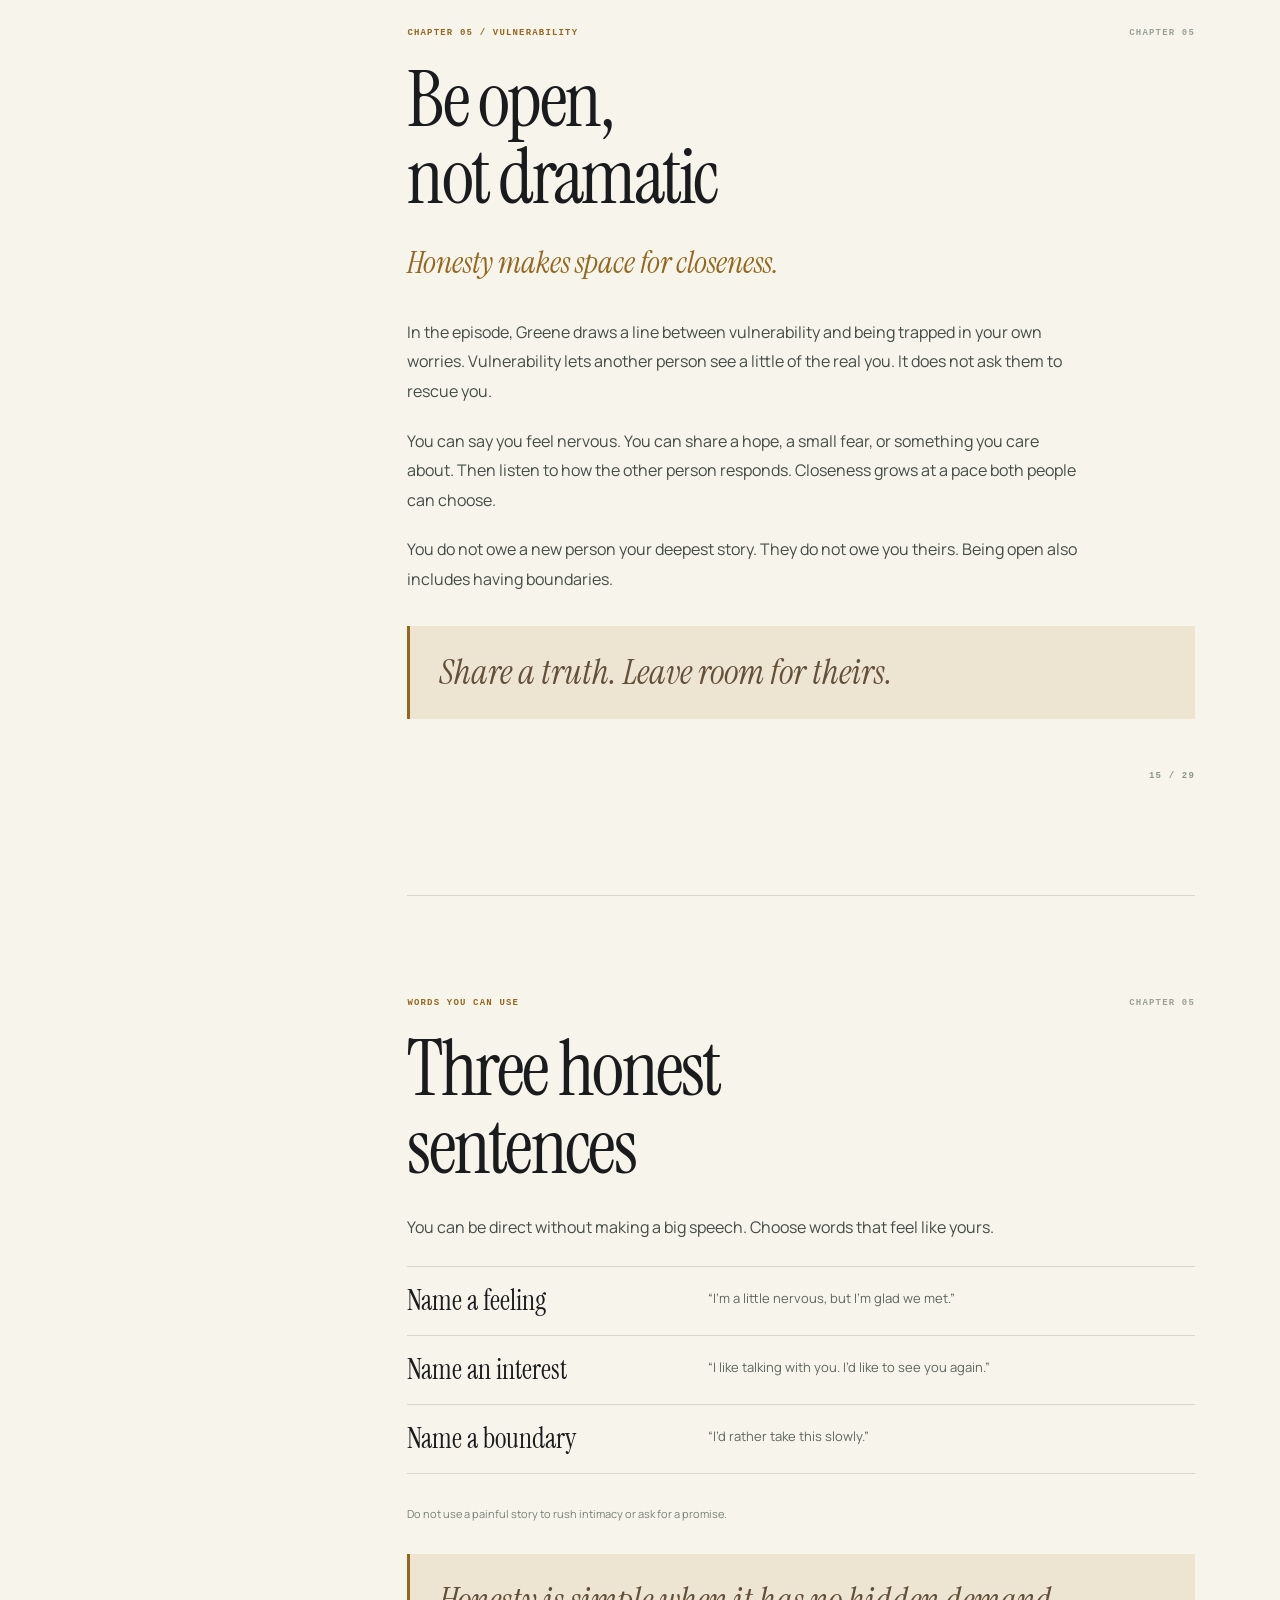
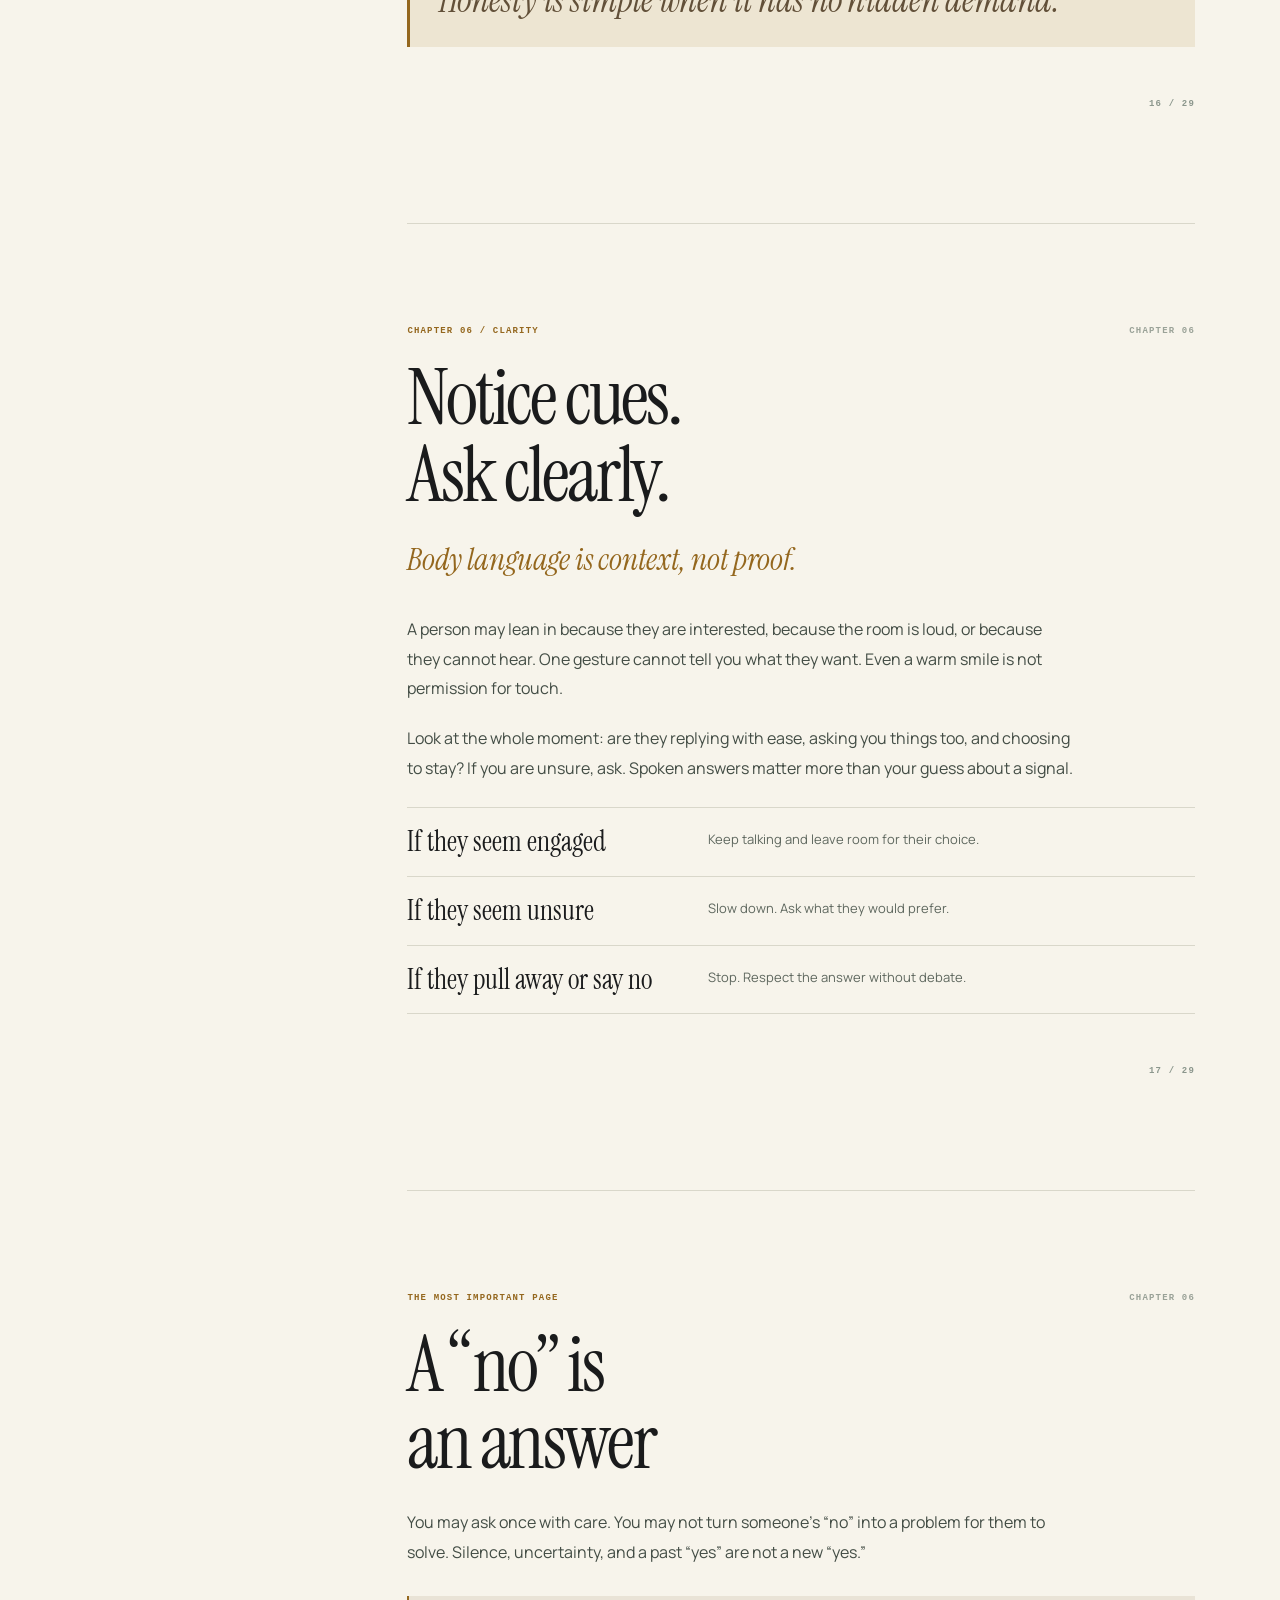
<file: docs/reader.html>
<!doctype html>
<html lang="en"><head><meta charset="utf-8"><meta name="viewport" content="width=device-width, initial-scale=1"><meta name="theme-color" content="#f8f6f0"><meta name="description" content="Read the complete original e-book How to Seduce Anyone by Omkar Marennavar online, free."><title>Read How to Seduce Anyone — omkar_.builds-E-books</title><link rel="icon" href="favicon.svg" type="image/svg+xml"><style>
@font-face{font-family:Instrument;src:url('fonts/InstrumentSerif-Regular.ttf') format('truetype');font-display:swap}@font-face{font-family:Instrument;src:url('fonts/InstrumentSerif-Italic.ttf') format('truetype');font-style:italic;font-display:swap}@font-face{font-family:Manrope;src:url('fonts/Manrope-Regular.ttf') format('truetype');font-display:swap}@font-face{font-family:Manrope;src:url('fonts/Manrope-Bold.ttf') format('truetype');font-weight:700;font-display:swap}
:root{--ink:#26302c;--muted:#677168;--line:#d9d7ca;--paper:#f8f6f0;--sand:#eae5d9;--accent:#a36a51;--serif:Instrument,Georgia,serif;--sans:Manrope,Arial,sans-serif}*{box-sizing:border-box}html{scroll-behavior:smooth}body{margin:0;background:var(--paper);color:var(--ink);font:15px/1.75 var(--sans);-webkit-font-smoothing:antialiased}img{max-width:100%;height:auto;display:block}a{color:inherit;text-decoration:none}a:focus-visible,summary:focus-visible{outline:2px solid var(--accent);outline-offset:4px}::selection{background:#bb8b73;color:white}section[id]{scroll-margin-top:88px}.progress{position:fixed;z-index:30;top:0;left:0;height:3px;background:var(--accent);width:0}.topbar{height:69px;position:sticky;z-index:20;top:0;background:#f8f6f0f5;backdrop-filter:blur(14px);border-bottom:1px solid var(--line);display:flex;align-items:center;justify-content:space-between;gap:10px;padding:0 clamp(18px,5vw,64px)}.brand{font:normal 26px var(--serif);white-space:nowrap}.brand span{color:var(--accent)}.top-actions{display:flex;align-items:center;gap:20px;font-size:10px;font-weight:700;letter-spacing:.05em}.top-actions a:first-child{color:var(--accent)}.top-actions a:hover,.index a:hover,.contents-list a:hover{color:var(--accent)}.shell{max-width:1200px;margin:0 auto;padding:0 45px;display:grid;grid-template-columns:220px minmax(0,1fr);gap:clamp(55px,8vw,125px)}.index{position:sticky;top:106px;align-self:start;padding:43px 0;height:max-content}.index-heading,.eyebrow,.page-kicker,.chapter-id,.page-number{font-size:9px;font-weight:700;letter-spacing:.16em;color:var(--accent)}.index h2{font:normal 43px var(--serif);margin:5px 0 27px}.index nav a{display:flex;gap:12px;padding:9px 0;border-top:1px solid var(--line);line-height:1.3;color:#6b756d;font-size:10px}.index nav a span{color:var(--accent);font-weight:700;min-width:18px}.index-foot{font-size:9px;letter-spacing:.1em;color:#8c978c;margin-top:32px;border-top:1px solid var(--line);padding-top:19px}.book{min-width:0}.reader-cover{display:grid;grid-template-columns:minmax(150px,.78fr) 1fr;gap:38px;align-items:center;padding:90px 0 140px;border-bottom:1px solid var(--line)}.reader-cover img{width:100%;box-shadow:14px 20px 35px #6c554c36;transform:rotate(-3deg)}.reader-cover h1{font:normal clamp(60px,6.5vw,98px)/.91 var(--serif);letter-spacing:-.035em;margin:23px 0}.reader-cover h1 em,.title-page em,.source-page em{color:var(--accent)}.reader-cover p{font:italic 26px/1.1 var(--serif);color:#736056;max-width:300px;margin:0 0 33px}.reader-cover small{font-size:10px;line-height:1.75;color:var(--muted)}.mobile-toc{display:none}.reader-page{padding:100px 0 110px;border-bottom:1px solid var(--line);position:relative}.page-label{display:flex;justify-content:space-between;gap:16px}.chapter-id{color:#9aa298}.reader-page h2{font:normal clamp(59px,6.1vw,89px)/.99 var(--serif);letter-spacing:-.035em;margin:19px 0 28px}.reader-page h2 em{font-style:italic}.reader-page .lead{font:italic 31px/1.23 var(--serif);color:var(--accent);margin:0 0 36px}.page-body>p,.source-page>p,.title-page>p{max-width:670px;line-height:1.85;color:#434d45;font-size:16px;margin:0 0 20px}.page-body .small-note,.small-note{font-size:11px!important;line-height:1.75!important;color:#778176!important;margin-top:30px!important}.highlight{border-left:3px solid var(--accent);background:#eae4d6;padding:26px 29px;margin:31px 0 15px;font:italic 35px/1.18 var(--serif);color:#72594c}.steps{list-style:none;margin:24px 0 30px;padding:0;border-top:1px solid var(--line)}.steps li{display:grid;grid-template-columns:.85fr 1.5fr;gap:25px;padding:19px 0;border-bottom:1px solid var(--line)}.steps strong{font:normal 28px/1.06 var(--serif)}.steps p{font-size:13px;line-height:1.65;color:#5e675e;margin:2px 0 0}.example{background:#e9e3d6;padding:25px 28px;margin:28px 0 30px;border-left:2px solid var(--accent)}.example span{font-size:9px;letter-spacing:.16em;font-weight:700;color:var(--accent)}.example p{font:italic 26px/1.32 var(--serif);white-space:normal;margin:15px 0 0}.prompts{margin:30px 0}.prompt{padding:17px 0 26px;border-top:1px solid var(--line)}.prompt strong{font:normal 25px var(--serif)}.prompt>div{padding-top:20px}.prompt i{display:block;border-bottom:1px solid #bdbeb3;height:31px}.principles{list-style:none;counter-reset:principle;margin:34px 0;padding:0}.principles li{counter-increment:principle;display:grid;grid-template-columns:43px 1fr;align-items:center;gap:10px;border-top:1px solid var(--line);padding:13px 0;font:normal 24px/1.2 var(--serif)}.principles li:last-child{border-bottom:1px solid var(--line)}.principles li::before{content:counter(principle,decimal-leading-zero);font:700 10px var(--sans);color:var(--accent)}.days{margin:28px 0}.day{display:grid;grid-template-columns:45px 1fr;gap:15px;border-top:1px solid var(--line);padding:18px 0}.day:last-child{border-bottom:1px solid var(--line)}.day>span{font:italic 29px var(--serif);color:var(--accent)}.day strong{font:normal 27px var(--serif)}.day p{font-size:13px;color:#5d685e;line-height:1.7;margin:4px 0}.page-number{display:block;text-align:right;color:#8b968c;margin-top:50px}.title-page{min-height:720px}.title-page .title-rule{width:46px;height:1px;background:var(--accent);margin:50px 0 27px}.contents-page .period,.part-divider .period{color:var(--accent)}.contents-list{border-top:1px solid var(--line);margin-top:33px}.contents-list a{display:grid;grid-template-columns:40px 1fr;gap:10px;border-bottom:1px solid var(--line);padding:14px 2px;font:normal 23px/1.12 var(--serif)}.contents-list a span{font:700 11px var(--sans);color:var(--accent)}.part-divider{background:#eae4d7;padding:75px 48px 75px;min-height:620px;overflow:hidden}.part-divider .big-number{display:block;font:normal 160px/.95 var(--serif);color:#d2bdab;margin-top:42px}.part-divider h2{margin:0 0 16px}.part-divider .lead{max-width:480px}.divider-micro{font-size:9px;font-weight:700;color:#967461;letter-spacing:.18em;margin-top:45px}.source-list{list-style:none;margin:42px 0;padding:0;border-top:1px solid var(--line)}.source-list li{border-bottom:1px solid var(--line)}.source-list a{display:grid;grid-template-columns:80px 1fr 20px;gap:10px;padding:16px 0;align-items:center;font-size:13px}.source-list a:hover{color:var(--accent)}.source-list a span:first-child{color:var(--accent);font-size:11px;font-weight:700}.source-list strong{font-weight:400}.reading-end{padding:70px 0 100px;text-align:center}.reading-end span{font-size:9px;color:var(--accent);letter-spacing:.16em;font-weight:700}.reading-end p{font:italic 42px var(--serif);margin:18px 0 32px}.download-links{display:flex;justify-content:center;gap:10px;flex-wrap:wrap}.download-links a{background:#a66a52;color:white;font-size:11px;font-weight:700;padding:12px 20px}.download-links a:hover{background:#8c543d}@media(max-width:1050px){.shell{grid-template-columns:190px 1fr;gap:35px;padding-inline:30px}.index nav a{font-size:9px}.reader-cover h1{font-size:70px}}@media(max-width:750px){.shell{display:block;padding:0 22px}.index{display:none}.topbar{padding-inline:19px;height:61px}.brand{font-size:21px}.top-actions{gap:12px;font-size:9px}.top-actions a:last-child{display:none}.reader-cover{grid-template-columns:1fr;gap:28px;padding:55px 0 70px}.reader-cover img{max-width:265px;width:72%;margin:0 auto}.reader-cover h1{font-size:clamp(64px,12vw,90px)}.reader-cover p{margin-bottom:18px}.mobile-toc{display:block;margin:0 0 20px;border-top:1px solid var(--line);border-bottom:1px solid var(--line)}.mobile-toc summary{padding:17px 0;font-size:11px;font-weight:700;letter-spacing:.1em;cursor:pointer}.mobile-toc nav{padding:0 0 12px}.mobile-toc a{display:flex;gap:15px;font-size:11px;padding:10px 0;border-top:1px solid var(--line)}.mobile-toc a span{color:var(--accent);min-width:16px}.reader-page{padding:68px 0 72px}.reader-page h2{font-size:clamp(62px,12vw,79px)}.reader-page .lead{font-size:28px}.page-body>p,.source-page>p,.title-page>p{font-size:15px}.highlight{font-size:31px}.steps li{display:block}.steps p{margin-top:8px}.part-divider{margin-inline:-22px;padding:60px 22px;min-height:0}.part-divider .big-number{font-size:125px}.contents-list a{font-size:21px}.source-list a{grid-template-columns:65px 1fr 14px}}@media(prefers-reduced-motion:reduce){html{scroll-behavior:auto}}
/* Dark-and-gold library chrome; the pages remain warm paper for comfortable reading. */
:root{--paper:#f7f4eb;--ink:#1a1b1c;--accent:#94671e;--bright:#ffd154}
.progress{background:var(--bright)}.topbar{background:#121315f7;color:#f5f2e9;border-bottom-color:#3a3b3b}.brand span,.top-actions a:first-child{color:var(--bright)}.top-actions a:last-child{color:#dad8cd}.top-actions a:hover{color:#fff}.index h2{font-family:Manrope,Arial,sans-serif;font-weight:700;text-transform:uppercase;font-size:28px;letter-spacing:-.06em;line-height:1.04}.index-heading,.page-kicker,.chapter-id,.page-number{font-family:ui-monospace,Menlo,monospace;letter-spacing:.13em}.reader-cover h1{font-family:Manrope,Arial,sans-serif;font-weight:700;text-transform:uppercase;letter-spacing:-.065em;font-size:clamp(48px,5.3vw,78px)}.reader-cover h1 em{font-family:Instrument,Georgia,serif;font-weight:400;text-transform:none;font-size:1.12em}.reader-cover p{color:#665847}.highlight{background:#ede5d2;color:#625039}.part-divider{background:#ebe2ce}.download-links a{background:var(--bright);color:#151617;border-radius:100px}.download-links a:hover{background:#fbe49b}@media(max-width:750px){.reader-cover h1{font-size:clamp(56px,11vw,78px)}.index h2{font-size:28px}}
</style></head><body>
<div class="progress" id="readerProgress" aria-hidden="true"></div><header class="topbar"><a class="brand" href="index.html">omkar_.builds<span>—E-books</span></a><div class="top-actions"><a href="books/how-to-seduce-anyone.pdf" target="_blank" rel="noopener">OPEN PDF ↗</a><a href="books/how-to-seduce-anyone.epub" download="How_to_Seduce_Anyone.epub">GET EPUB ↓</a></div></header>
<div class="shell"><aside class="index" aria-label="Reader chapter navigation"><span class="index-heading">THE READING INDEX</span><h2>Find your place.</h2><nav><a href="#page-6"><span>01</span>Turn your attention outward</a>
<a href="#page-8"><span>02</span>Make them feel seen</a>
<a href="#page-10"><span>03</span>Confidence is evidence</a>
<a href="#page-13"><span>04</span>Effort beats performance</a>
<a href="#page-15"><span>05</span>Be open, not dramatic</a>
<a href="#page-17"><span>06</span>Notice cues. Ask clearly.</a>
<a href="#page-20"><span>07</span>Keep it light. Keep it honest.</a>
<a href="#page-22"><span>08</span>Build a life that holds you</a>
<a href="#page-24"><span>—</span>The seven-day practice</a>
<a href="#page-26"><span>—</span>Connection check-in</a>
<a href="#page-27"><span>—</span>Ten lines worth keeping</a>
<a href="#page-29"><span>—</span>Source &amp; episode guide</a></nav><p class="index-foot">COMPLETE FIRST EDITION / 2026<br>BY OMKAR MARENNAVAR</p></aside>
<main class="book"><details class="mobile-toc"><summary>OPEN THE CHAPTER INDEX</summary><nav aria-label="Reader chapter navigation"><a href="#page-6"><span>01</span>Turn your attention outward</a>
<a href="#page-8"><span>02</span>Make them feel seen</a>
<a href="#page-10"><span>03</span>Confidence is evidence</a>
<a href="#page-13"><span>04</span>Effort beats performance</a>
<a href="#page-15"><span>05</span>Be open, not dramatic</a>
<a href="#page-17"><span>06</span>Notice cues. Ask clearly.</a>
<a href="#page-20"><span>07</span>Keep it light. Keep it honest.</a>
<a href="#page-22"><span>08</span>Build a life that holds you</a>
<a href="#page-24"><span>—</span>The seven-day practice</a>
<a href="#page-26"><span>—</span>Connection check-in</a>
<a href="#page-27"><span>—</span>Ten lines worth keeping</a>
<a href="#page-29"><span>—</span>Source &amp; episode guide</a></nav></details><section class="reader-cover" id="page-1">
          <img src="media/cover-large.webp" alt="Cover of How to Seduce Anyone, featuring Robert Greene and Steven Bartlett" width="1200" height="1800">
          <div><span class="eyebrow">THE COMPLETE FIRST EDITION</span><h1>How to<br><em>Seduce Anyone.</em></h1><p>A simple guide to attention, confidence &amp; real connection.</p><small>By Omkar Marennavar<br>Official collaboration credit: The Diary Of A CEO × Omkar Marennavar</small></div>
        </section>
<section class="reader-page title-page" id="page-2"><span class="page-kicker">TITLE PAGE</span><h2>How to<br><em>Seduce Anyone.</em></h2><p class="lead">A simple guide to attention, confidence &amp; real connection.</p><div class="title-rule"></div><p>Written by Omkar Marennavar.</p><p>Original companion e-book inspired by a conversation with Robert Greene on The Diary Of A CEO.</p><span class="page-number">02 / 29</span></section>
<section class="reader-page" id="page-3"><div class="page-label"><span class="page-kicker">A NOTE BEFORE YOU BEGIN</span></div><h2>A better meaning of seduction</h2><p class="lead">The title is bold. The truth is simple.</p><div class="page-body"><p>You cannot make anyone like you. The person in front of you has a full life, a choice, and the right to say no. No line, look, or trick can change that.</p>
<p>In a conversation on The Diary Of A CEO, author Robert Greene talks about attention, effort, openness, confidence, and the way we relate to other people. This short guide turns those themes into everyday actions.</p>
<p>Here, seduction means making room for mutual interest. It starts when you are present enough to see the other person clearly, and honest enough to let them see you.</p>
<aside class="highlight">You can invite. You cannot force.</aside>
<p class="small-note">For respectful connections between adults. Interest and consent must move both ways.</p></div><span class="page-number">03 / 29</span></section>
<section class="reader-page contents-page" id="page-4"><span class="page-kicker">YOUR MAP THROUGH THE BOOK</span><h2>Contents<span class="period">.</span></h2><nav class="contents-list" aria-label="Book contents"><a href="#page-6"><span>01</span>Turn your attention outward</a>
<a href="#page-8"><span>02</span>Make them feel seen</a>
<a href="#page-10"><span>03</span>Confidence is evidence</a>
<a href="#page-13"><span>04</span>Effort beats performance</a>
<a href="#page-15"><span>05</span>Be open, not dramatic</a>
<a href="#page-17"><span>06</span>Notice cues. Ask clearly.</a>
<a href="#page-20"><span>07</span>Keep it light. Keep it honest.</a>
<a href="#page-22"><span>08</span>Build a life that holds you</a>
<a href="#page-24"><span>—</span>The seven-day practice</a>
<a href="#page-26"><span>—</span>Connection check-in</a>
<a href="#page-27"><span>—</span>Ten lines worth keeping</a>
<a href="#page-29"><span>—</span>Source &amp; episode guide</a></nav><span class="page-number">04 / 29</span></section>
<section class="reader-page part-divider" id="page-5"><span class="page-kicker">PART ONE / 05 / 29</span><span class="big-number" aria-hidden="true">01</span><h2>Presence<span class="period">.</span></h2><p class="lead">Attraction starts when attention leaves the mirror and meets a real person.</p><p class="divider-micro">NOTICE  /  LISTEN  /  REMEMBER</p><span class="page-number">05 / 29</span></section>
<section class="reader-page" id="page-6"><div class="page-label"><span class="page-kicker">CHAPTER 01  /  PRESENCE</span><span class="chapter-id">CHAPTER 01</span></div><h2>Turn your attention<br>outward</h2><p class="lead">The first move is not a move. It is attention.</p><div class="page-body"><p>A new conversation can fill your head with noise: How do I look? What should I say? Do they like me? When you spend all your energy watching yourself, you miss the person in front of you.</p>
<p>Try a small shift. Ask one question you truly want answered. Listen to the whole reply. Notice the part they sound excited about, then ask about that part. Let their answer guide the next minute.</p>
<p>This is not a way to collect someone’s weak spots. It is a way to meet them as a person, rather than as a test you need to pass.</p>
<aside class="highlight">Before you try to impress, learn one true thing.</aside></div><span class="page-number">06 / 29</span></section>
<section class="reader-page" id="page-7"><div class="page-label"><span class="page-kicker">PUT IT INTO PRACTICE</span><span class="chapter-id">CHAPTER 01</span></div><h2>The 60-second<br>listening reset</h2><div class="page-body"><p>When you feel nervous, you do not need a clever line. Give yourself one minute to listen well.</p>
<ol class="steps">
<li><strong>Pause</strong><p>Let them finish. You do not need to fill every quiet second.</p></li>
<li><strong>Pick up a detail</strong><p>Choose one thing they care about, not the most impressive thing you can say.</p></li>
<li><strong>Ask one more</strong><p>Use a short follow-up: “What was that like for you?”</p></li>
</ol>
<blockquote class="example"><span>IN A REAL CONVERSATION</span><p>“I started learning to cook.”<br>“Nice. What made you want to start?”</p></blockquote>
<p class="small-note">One good follow-up is worth more than five prepared questions.</p></div><span class="page-number">07 / 29</span></section>
<section class="reader-page" id="page-8"><div class="page-label"><span class="page-kicker">CHAPTER 02  /  ATTENTION</span><span class="chapter-id">CHAPTER 02</span></div><h2>Make them<br>feel seen</h2><p class="lead">People notice when you notice them.</p><div class="page-body"><p>Being seen does not mean being praised all night. It means someone remembers what matters to you. Maybe they remember the exam you were worried about, the music you love, or the way you like your coffee.</p>
<p>Use details with care. A thoughtful question next week can mean more than a big compliment today. But do not act as if attention gives you a claim on someone’s time or affection.</p>
<p>Give attention freely. Then give the other person room to choose whether to come closer.</p>
<aside class="highlight">Attention is a gift, not a bargain.</aside></div><span class="page-number">08 / 29</span></section>
<section class="reader-page" id="page-9"><div class="page-label"><span class="page-kicker">A BETTER CONVERSATION</span><span class="chapter-id">CHAPTER 02</span></div><h2>Questions that<br>go somewhere</h2><div class="page-body"><p>Start with a simple question. When a topic opens up, follow it. You are looking for a story, not an interview.</p>
<ol class="steps">
<li><strong>Instead of “What do you do?”</strong><p>Try: “What part of your day gives you energy?”</p></li>
<li><strong>Instead of “Do you like travel?”</strong><p>Try: “What place has stayed with you?”</p></li>
<li><strong>Instead of “How was work?”</strong><p>Try: “What was the most interesting part?”</p></li>
<li><strong>Instead of “What music?”</strong><p>Try: “What song do you always return to?”</p></li>
</ol>
<aside class="highlight">Ask. Listen. Share something real in return.</aside></div><span class="page-number">09 / 29</span></section>
<section class="reader-page" id="page-10"><div class="page-label"><span class="page-kicker">CHAPTER 03  /  CONFIDENCE</span><span class="chapter-id">CHAPTER 03</span></div><h2>Confidence is<br>evidence</h2><p class="lead">Real confidence grows from what you do.</p><div class="page-body"><p>You can act fearless for a few minutes, but a performance is tiring. Quiet confidence is different. It comes from keeping promises to yourself, learning a skill, and handling small hard things.</p>
<p>Choose one thing you want to get better at. Practise it a little each week. Let yourself be a beginner. Every small piece of progress gives your mind a real reason to trust you.</p>
<p>Your worth is not a score based on how many people date you. Confidence also means knowing you will be okay when someone is not interested.</p>
<aside class="highlight">Build a life you respect; do not build a mask.</aside></div><span class="page-number">10 / 29</span></section>
<section class="reader-page" id="page-11"><div class="page-label"><span class="page-kicker">ONE-MINUTE EXERCISE</span><span class="chapter-id">CHAPTER 03</span></div><h2>A small confidence<br>ledger</h2><div class="page-body"><p>At the end of the day, write three short lines. Do it even on days when nothing dramatic happened.</p>
<div class="prompts">
<div class="prompt"><strong>I did something difficult</strong><div aria-hidden="true"><i></i><i></i></div></div>
<div class="prompt"><strong>I learned something useful</strong><div aria-hidden="true"><i></i><i></i></div></div>
<div class="prompt"><strong>Next time I will try</strong><div aria-hidden="true"><i></i><i></i></div></div>
</div>
<p class="small-note">Example: “I started a conversation even though I felt shy.” Progress counts before any outcome.</p></div><span class="page-number">11 / 29</span></section>
<section class="reader-page part-divider" id="page-12"><span class="page-kicker">PART TWO / 12 / 29</span><span class="big-number" aria-hidden="true">02</span><h2>Mutual interest<span class="period">.</span></h2><p class="lead">A good connection is not won. It is chosen, one honest moment at a time.</p><p class="divider-micro">EFFORT  /  OPENNESS  /  CONSENT</p><span class="page-number">12 / 29</span></section>
<section class="reader-page" id="page-13"><div class="page-label"><span class="page-kicker">CHAPTER 04  /  THOUGHTFULNESS</span><span class="chapter-id">CHAPTER 04</span></div><h2>Effort beats<br>performance</h2><p class="lead">Thought matters more than money.</p><div class="page-body"><p>A date feels better when someone has considered the other person. A good place can be a quiet café, a free art show, or a walk in a busy public park. The point is care, not expense.</p>
<p>Think about comfort. Is the plan easy to reach? Is there time to talk? Does it fit what they said they enjoy? Give them a real choice rather than a surprise they cannot easily refuse.</p>
<p>Make an effort with your own basics too: be on time, be clean, and be kind to the people around you. These actions speak more clearly than a perfect line.</p>
<aside class="highlight">A thoughtful plan says: I paid attention.</aside></div><span class="page-number">13 / 29</span></section>
<section class="reader-page" id="page-14"><div class="page-label"><span class="page-kicker">WORDS YOU CAN USE</span><span class="chapter-id">CHAPTER 04</span></div><h2>The simple<br>invitation</h2><div class="page-body"><p>A clear invitation is easier to answer than a vague hint. Keep it light and make “no” safe.</p>
<blockquote class="example"><span>A THOUGHTFUL ASK</span><p>“I’ve enjoyed talking with you. Would you like to get coffee this weekend? There’s a quiet place near the park. No pressure if not.”</p></blockquote>
<ol class="steps">
<li><strong>Make it specific</strong><p>Offer a place or activity, plus a simple time.</p></li>
<li><strong>Make it comfortable</strong><p>Pick a public setting and ask what works for them.</p></li>
<li><strong>Make it optional</strong><p>If they decline, thank them and leave it there.</p></li>
</ol>
<p class="small-note">A simple plan made with care is enough. You do not need to spend beyond your means.</p></div><span class="page-number">14 / 29</span></section>
<section class="reader-page" id="page-15"><div class="page-label"><span class="page-kicker">CHAPTER 05  /  VULNERABILITY</span><span class="chapter-id">CHAPTER 05</span></div><h2>Be open,<br>not dramatic</h2><p class="lead">Honesty makes space for closeness.</p><div class="page-body"><p>In the episode, Greene draws a line between vulnerability and being trapped in your own worries. Vulnerability lets another person see a little of the real you. It does not ask them to rescue you.</p>
<p>You can say you feel nervous. You can share a hope, a small fear, or something you care about. Then listen to how the other person responds. Closeness grows at a pace both people can choose.</p>
<p>You do not owe a new person your deepest story. They do not owe you theirs. Being open also includes having boundaries.</p>
<aside class="highlight">Share a truth. Leave room for theirs.</aside></div><span class="page-number">15 / 29</span></section>
<section class="reader-page" id="page-16"><div class="page-label"><span class="page-kicker">WORDS YOU CAN USE</span><span class="chapter-id">CHAPTER 05</span></div><h2>Three honest<br>sentences</h2><div class="page-body"><p>You can be direct without making a big speech. Choose words that feel like yours.</p>
<ol class="steps">
<li><strong>Name a feeling</strong><p>“I’m a little nervous, but I’m glad we met.”</p></li>
<li><strong>Name an interest</strong><p>“I like talking with you. I’d like to see you again.”</p></li>
<li><strong>Name a boundary</strong><p>“I’d rather take this slowly.”</p></li>
</ol>
<p class="small-note">Do not use a painful story to rush intimacy or ask for a promise.</p>
<aside class="highlight">Honesty is simple when it has no hidden demand.</aside></div><span class="page-number">16 / 29</span></section>
<section class="reader-page" id="page-17"><div class="page-label"><span class="page-kicker">CHAPTER 06  /  CLARITY</span><span class="chapter-id">CHAPTER 06</span></div><h2>Notice cues.<br>Ask clearly.</h2><p class="lead">Body language is context, not proof.</p><div class="page-body"><p>A person may lean in because they are interested, because the room is loud, or because they cannot hear. One gesture cannot tell you what they want. Even a warm smile is not permission for touch.</p>
<p>Look at the whole moment: are they replying with ease, asking you things too, and choosing to stay? If you are unsure, ask. Spoken answers matter more than your guess about a signal.</p>
<ol class="steps">
<li><strong>If they seem engaged</strong><p>Keep talking and leave room for their choice.</p></li>
<li><strong>If they seem unsure</strong><p>Slow down. Ask what they would prefer.</p></li>
<li><strong>If they pull away or say no</strong><p>Stop. Respect the answer without debate.</p></li>
</ol></div><span class="page-number">17 / 29</span></section>
<section class="reader-page" id="page-18"><div class="page-label"><span class="page-kicker">THE MOST IMPORTANT PAGE</span><span class="chapter-id">CHAPTER 06</span></div><h2>A “no” is<br>an answer</h2><div class="page-body"><p>You may ask once with care. You may not turn someone’s “no” into a problem for them to solve. Silence, uncertainty, and a past “yes” are not a new “yes.”</p>
<blockquote class="example"><span>IF THEY DECLINE A DATE</span><p>“Thanks for being clear. I wish you well.”</p></blockquote>
<blockquote class="example"><span>IF YOU WANT TO CHECK ABOUT TOUCH</span><p>“Can I hold your hand?” If the answer is not a clear yes, do not do it.</p></blockquote>
<p>A kind response to rejection protects both people’s dignity. It also shows that your interest was never a demand.</p>
<aside class="highlight">Clarity is better than pressure.</aside></div><span class="page-number">18 / 29</span></section>
<section class="reader-page part-divider" id="page-19"><span class="page-kicker">PART THREE / 19 / 29</span><span class="big-number" aria-hidden="true">03</span><h2>Keep it real<span class="period">.</span></h2><p class="lead">The most attractive life is not built around getting an answer from one person.</p><p class="divider-micro">PLAY  /  GROW  /  LET GO</p><span class="page-number">19 / 29</span></section>
<section class="reader-page" id="page-20"><div class="page-label"><span class="page-kicker">CHAPTER 07  /  PLAYFULNESS</span><span class="chapter-id">CHAPTER 07</span></div><h2>Keep it light.<br>Keep it honest.</h2><p class="lead">Playfulness invites. Games confuse.</p><div class="page-body"><p>A little humour can help two people relax. Laugh about the world together. Be curious. Let a moment be imperfect. Playfulness is shared; it does not put one person on trial.</p>
<p>Do not pretend to be busy so they chase you. Do not try to make them jealous. Do not hide your interest to gain an advantage. Those moves can create tension, but they do not build trust.</p>
<ol class="steps">
<li><strong>Warm</strong><p>Offer a real smile or a kind observation.</p></li>
<li><strong>Specific</strong><p>Bring up something the two of you actually share.</p></li>
<li><strong>Free</strong><p>Let the other person be interested, unsure, or not interested.</p></li>
</ol></div><span class="page-number">20 / 29</span></section>
<section class="reader-page" id="page-21"><div class="page-label"><span class="page-kicker">A SIMPLE CONVERSATION MAP</span><span class="chapter-id">CHAPTER 07</span></div><h2>From hello to<br>invitation</h2><div class="page-body"><ol class="steps">
<li><strong>Open</strong><p>Notice the shared moment. “Have you been to this event before?”</p></li>
<li><strong>Listen</strong><p>Follow one detail from their answer.</p></li>
<li><strong>Share</strong><p>Offer a little of your own story. Do not make them do all the work.</p></li>
<li><strong>Invite</strong><p>If the interest feels mutual, make a simple, clear ask.</p></li>
</ol>
<blockquote class="example"><span>A NATURAL ENDING</span><p>“I’ve liked talking with you. Would you want to continue over coffee sometime?”</p></blockquote>
<p class="small-note">If the answer is no, a warm goodbye is a complete ending.</p></div><span class="page-number">21 / 29</span></section>
<section class="reader-page" id="page-22"><div class="page-label"><span class="page-kicker">CHAPTER 08  /  GROWTH</span><span class="chapter-id">CHAPTER 08</span></div><h2>Build a life<br>that holds you</h2><p class="lead">The strongest foundation sits outside the date.</p><div class="page-body"><p>Greene connects real confidence with doing things, not just talking about them. Learn a craft. Show up for friends. Care for your body and your time. Make choices you can respect even when nobody is watching.</p>
<p>A full life does not make you immune to disappointment. It does give you somewhere steady to stand when a conversation does not turn into more.</p>
<p>You do not have to become a perfect person before you can date. Begin where you are. Grow because your life is yours, not because someone needs to reward you for it.</p>
<aside class="highlight">Be someone you enjoy being with, too.</aside></div><span class="page-number">22 / 29</span></section>
<section class="reader-page" id="page-23"><div class="page-label"><span class="page-kicker">FOUR SMALL HABITS</span><span class="chapter-id">CHAPTER 08</span></div><h2>A quiet weekly<br>routine</h2><div class="page-body"><p>Try these habits for four weeks. Keep them small enough to repeat.</p>
<ol class="steps">
<li><strong>Learn</strong><p>Spend 30 minutes getting better at one useful or joyful skill.</p></li>
<li><strong>Connect</strong><p>Call a friend or make time for someone you already care about.</p></li>
<li><strong>Notice</strong><p>Have one phone-free conversation and ask a real follow-up.</p></li>
<li><strong>Recover</strong><p>Rest, move, or do one thing that makes your week easier.</p></li>
</ol>
<aside class="highlight">Consistency is quieter than charisma—and more useful.</aside></div><span class="page-number">23 / 29</span></section>
<section class="reader-page" id="page-24"><div class="page-label"><span class="page-kicker">DAYS 01—03  /  START SMALL</span></div><h2>The seven-day<br>connection practice</h2><div class="page-body"><p>This is a practice, not a test. Do it with friends, new people, or someone you are dating. Keep every step respectful.</p>
<div class="days">
<div class="day"><span>01</span><div><strong>Pay attention</strong><p>Put your phone away for one conversation. Notice what the other person cares about.</p></div></div>
<div class="day"><span>02</span><div><strong>Ask again</strong><p>Use one gentle follow-up instead of changing the subject to yourself.</p></div></div>
<div class="day"><span>03</span><div><strong>Build evidence</strong><p>Do one small thing you have been avoiding. Write down what you learned.</p></div></div>
</div>
<p class="small-note">At night: write one sentence about what felt easier than expected.</p></div><span class="page-number">24 / 29</span></section>
<section class="reader-page" id="page-25"><div class="page-label"><span class="page-kicker">DAYS 04—07  /  MAKE IT REAL</span></div><h2>Keep going,<br>keep choosing</h2><div class="page-body"><div class="days">
<div class="day"><span>04</span><div><strong>Be a little open</strong><p>Share one honest thought. Keep it small and true.</p></div></div>
<div class="day"><span>05</span><div><strong>Show care</strong><p>Remember a detail and ask about it. Expect nothing in return.</p></div></div>
<div class="day"><span>06</span><div><strong>Invite clearly</strong><p>If you want to see someone, ask once and give them a comfortable way to say no.</p></div></div>
<div class="day"><span>07</span><div><strong>Reflect kindly</strong><p>What did you learn about them? What did you learn about yourself?</p></div></div>
</div>
<aside class="highlight">The goal is not a yes. The goal is a more grounded you.</aside></div><span class="page-number">25 / 29</span></section>
<section class="reader-page" id="page-26"><div class="page-label"><span class="page-kicker">SAVE THIS PAGE</span></div><h2>A one-page<br>connection check-in</h2><div class="page-body"><p>Before a date or a new conversation, take a breath. Afterwards, write a few honest words.</p>
<div class="prompts">
<div class="prompt"><strong>BEFORE  /  What am I curious to learn?</strong><div aria-hidden="true"><i></i><i></i></div></div>
<div class="prompt"><strong>DURING  /  Did I listen and share?</strong><div aria-hidden="true"><i></i><i></i></div></div>
<div class="prompt"><strong>AFTER  /  Did I feel safe and respected?</strong><div aria-hidden="true"><i></i><i></i></div></div>
<div class="prompt"><strong>NEXT  /  What would I choose?</strong><div aria-hidden="true"><i></i><i></i></div></div>
</div></div><span class="page-number">26 / 29</span></section>
<section class="reader-page" id="page-27"><div class="page-label"><span class="page-kicker">THE HIGHLIGHT REEL</span></div><h2>Ten lines worth<br>keeping</h2><div class="page-body"><ol class="principles">
<li>See a person, not a prize.</li>
<li>Ask what you want to know.</li>
<li>Listen for the part that matters to them.</li>
<li>Make care specific; expect nothing back.</li>
<li>Build confidence through real action.</li>
<li>Share truth at a human pace.</li>
<li>Treat body language as a clue, never consent.</li>
<li>Make invitations clear and easy to decline.</li>
<li>Let “no” remain a complete answer.</li>
<li>Keep building a life that is yours.</li>
</ol></div><span class="page-number">27 / 29</span></section>
<section class="reader-page" id="page-28"><div class="page-label"><span class="page-kicker">ONE LAST THOUGHT</span></div><h2>The final page</h2><p class="lead">You do not need to become someone else.</p><div class="page-body"><p>You can be a little nervous and still be warm. You can be new at dating and still make a thoughtful plan. You can hear “no” and still hold on to your dignity.</p>
<p>The practice is simple: turn outward, pay attention, tell the truth, and give the other person room to choose. Do this often enough and your conversations become less about winning and more about understanding.</p>
<aside class="highlight">Connection works best when both people are free.</aside>
<p class="small-note">Written by Omkar Marennavar. Inspired by a conversation with Robert Greene on The Diary Of A CEO.</p></div><span class="page-number">28 / 29</span></section>
<section class="reader-page source-page" id="page-29"><span class="page-kicker">THE CONVERSATION THAT INSPIRED THIS BOOK</span><h2>Sources &amp;<br><em>episode guide.</em></h2><p>This original companion e-book draws on themes discussed by Robert Greene in an episode of <cite>The Diary Of A CEO</cite>. These links take you to moments in the source conversation; this book does not reproduce its transcript.</p><ol class="source-list"><li><a href="https://www.youtube.com/watch?v=Qv70RMUFlu0&amp;t=2530s" target="_blank" rel="noopener noreferrer"><span>42:10</span><strong>Seduction and attention</strong><span aria-hidden="true">↗</span></a></li>
<li><a href="https://www.youtube.com/watch?v=Qv70RMUFlu0&amp;t=2724s" target="_blank" rel="noopener noreferrer"><span>45:24</span><strong>What works against connection</strong><span aria-hidden="true">↗</span></a></li>
<li><a href="https://www.youtube.com/watch?v=Qv70RMUFlu0&amp;t=3078s" target="_blank" rel="noopener noreferrer"><span>51:18</span><strong>Thought and effort in dating</strong><span aria-hidden="true">↗</span></a></li>
<li><a href="https://www.youtube.com/watch?v=Qv70RMUFlu0&amp;t=3559s" target="_blank" rel="noopener noreferrer"><span>59:19</span><strong>Confidence built through action</strong><span aria-hidden="true">↗</span></a></li>
<li><a href="https://www.youtube.com/watch?v=Qv70RMUFlu0&amp;t=3768s" target="_blank" rel="noopener noreferrer"><span>1:02:48</span><strong>Nonverbal communication</strong><span aria-hidden="true">↗</span></a></li>
<li><a href="https://www.youtube.com/watch?v=Qv70RMUFlu0&amp;t=4286s" target="_blank" rel="noopener noreferrer"><span>1:11:26</span><strong>Mastery and learning</strong><span aria-hidden="true">↗</span></a></li></ol><p class="small-note">Episode: Robert Greene: How To Seduce Anyone, Build Confidence &amp; Become Powerful | E232. Written by Omkar Marennavar. The Diary Of A CEO × Omkar Marennavar collaboration credit appears by permission.</p><span class="page-number">29 / 29</span></section><div class="reading-end"><span>END OF THE FIRST EDITION</span><p>Keep what helps.</p><div class="download-links"><a href="books/how-to-seduce-anyone.pdf" download="How_to_Seduce_Anyone.pdf">Download PDF ↓</a><a href="books/how-to-seduce-anyone.epub" download="How_to_Seduce_Anyone.epub">Download EPUB ↓</a></div></div></main></div>
<script>const bar=document.getElementById('readerProgress');let scheduled=false;addEventListener('scroll',()=>{if(scheduled)return;scheduled=true;requestAnimationFrame(()=>{const max=document.documentElement.scrollHeight-innerHeight;bar.style.width=`${max?scrollY/max*100:0}%`;scheduled=false;})},{passive:true});</script>
</body></html>
</file>
<file: docs/css/site.css>
@font-face{font-family:Manrope;src:url('../fonts/Manrope-Regular.ttf') format('truetype');font-weight:400;font-display:swap}@font-face{font-family:Manrope;src:url('../fonts/Manrope-SemiBold.ttf') format('truetype');font-weight:600;font-display:swap}@font-face{font-family:Manrope;src:url('../fonts/Manrope-Bold.ttf') format('truetype');font-weight:700;font-display:swap}@font-face{font-family:Instrument;src:url('../fonts/InstrumentSerif-Regular.ttf') format('truetype');font-style:normal;font-display:swap}@font-face{font-family:Instrument;src:url('../fonts/InstrumentSerif-Italic.ttf') format('truetype');font-style:italic;font-display:swap}
:root{--bg:#0b0c0d;--ink:#f5f2e9;--muted:#99988f;--subtle:#73746e;--accent:#ffd154;--accent-hover:#ffe08b;--panel:#151618;--panel2:#1b1c1e;--line:rgba(245,242,233,.13);--soft-line:rgba(245,242,233,.07);--sans:Manrope,Arial,sans-serif;--serif:Instrument,Georgia,serif;--mono:ui-monospace,'SFMono-Regular',Menlo,Consolas,monospace;--gut:clamp(20px,5vw,78px);--max:1440px;--ease:cubic-bezier(.16,1,.3,1)}
*,*:before,*:after{box-sizing:border-box}html{scroll-behavior:smooth;-webkit-text-size-adjust:100%}body{margin:0;background:var(--bg);color:var(--ink);font:400 15px/1.7 var(--sans);-webkit-font-smoothing:antialiased;overflow-x:clip}a{color:inherit;text-decoration:none}button,input,textarea{font:inherit}button{cursor:pointer}img,video{display:block;max-width:100%}::selection{background:var(--accent);color:#101113}a:focus-visible,button:focus-visible,input:focus-visible,textarea:focus-visible{outline:2px solid var(--accent);outline-offset:4px}section[id]{scroll-margin-top:74px}.container{width:min(calc(100% - var(--gut)*2),var(--max));margin-inline:auto}.section-pad{padding:clamp(95px,10vw,155px) 0}.skip-link{position:fixed;top:-100px;left:20px;z-index:1000;padding:13px 17px;background:var(--accent);color:#101113}.skip-link:focus{top:15px}.scroll-progress{position:fixed;z-index:1002;top:0;left:0;height:3px;width:0;background:linear-gradient(90deg,var(--accent),#ffa35d);transition:width .07s linear}.grain{position:fixed;inset:-15%;z-index:900;pointer-events:none;opacity:.036;mix-blend-mode:screen;background-image:url("data:image/svg+xml,%3Csvg xmlns='http://www.w3.org/2000/svg' width='180' height='180'%3E%3Cfilter id='n'%3E%3CfeTurbulence type='fractalNoise' baseFrequency='.9' numOctaves='3' stitchTiles='stitch'/%3E%3C/filter%3E%3Crect width='180' height='180' filter='url(%23n)'/%3E%3C/svg%3E");animation:grainMove 8s steps(5) infinite}@keyframes grainMove{25%{transform:translate(1.4%,-1%)}50%{transform:translate(-1.2%,1.4%)}75%{transform:translate(1.2%,.8%)}}.cursor-ring,.cursor-dot{display:none;position:fixed;top:0;left:0;pointer-events:none;z-index:9999;border-radius:50%}.cursor-ring{width:32px;height:32px;margin:-16px 0 0 -16px;border:1px solid rgba(255,209,84,.65);transition:width .3s var(--ease),height .3s var(--ease),margin .3s var(--ease),background .3s,border-color .3s;mix-blend-mode:difference}.cursor-dot{width:4px;height:4px;margin:-2px 0 0 -2px;background:var(--accent)}@media(hover:hover) and (pointer:fine){body.has-pointer .cursor-ring,body.has-pointer .cursor-dot{display:block}}body.has-pointer .cursor-ring.is-hot{width:59px;height:59px;margin:-29.5px 0 0 -29.5px;background:rgba(255,209,84,.17);border-color:var(--accent)}
html.js .reveal{opacity:0;transform:translateY(27px);transition:opacity .85s ease,transform 1s var(--ease)}html.js .reveal.is-visible{opacity:1;transform:none}.eyebrow{display:inline-flex;align-items:center;gap:11px;color:var(--muted);font:400 10px/1.4 var(--mono);letter-spacing:.17em;text-transform:uppercase}.eyebrow:before{content:'';width:26px;height:1px;background:var(--accent);flex:none}.eyebrow-split{color:var(--accent);margin:0 2px}.section-head{display:flex;justify-content:space-between;align-items:center;gap:20px;border-top:1px solid var(--line);padding-top:17px;color:#888a83;font:400 10px/1.35 var(--mono);letter-spacing:.14em;text-transform:uppercase}.section-head span:first-child{color:var(--accent)}.display-title{font:700 clamp(66px,7.5vw,112px)/.94 var(--sans);letter-spacing:-.075em;text-transform:uppercase;margin:18px 0 0}.stroke-text{color:#8c8c85}@supports(-webkit-text-stroke:1px #fff){.stroke-text{color:transparent;-webkit-text-stroke:1.3px rgba(245,242,233,.55)}}.button{min-height:53px;display:inline-flex;align-items:center;justify-content:space-between;gap:28px;padding:14px 22px;border:1px solid var(--line);border-radius:100px;color:var(--ink);font:700 10px/1.3 var(--mono);letter-spacing:.115em;text-transform:uppercase;white-space:nowrap;transition:transform .35s var(--ease),background .3s,color .3s,border-color .3s}.button:hover{transform:translateY(-3px)}.button span{font:400 17px/1 var(--sans)}.button-yellow{background:var(--accent);color:#111315;border-color:var(--accent)}.button-yellow:hover{background:var(--accent-hover);border-color:var(--accent-hover)}.button-outline:hover{background:var(--accent);border-color:var(--accent);color:#101113}.quiet-link{display:inline-flex;align-items:center;gap:15px;padding:8px 0 10px;border-bottom:1px solid var(--line);font:700 10px var(--mono);letter-spacing:.12em;text-transform:uppercase;transition:color .25s,border-color .25s}.quiet-link:hover{color:var(--accent);border-color:var(--accent)}.quiet-link span{font:normal 17px var(--sans)}.status-dot{width:6px;height:6px;display:inline-block;background:var(--accent);border-radius:50%;box-shadow:0 0 0 3px rgba(255,209,84,.1);vertical-align:middle}
.site-header{position:fixed;z-index:1000;top:0;left:0;right:0;height:76px;padding:0 var(--gut);display:flex;align-items:center;gap:35px;border-bottom:1px solid transparent;transition:background .3s,border .3s}.site-header.is-scrolled{background:rgba(11,12,13,.88);backdrop-filter:blur(17px);-webkit-backdrop-filter:blur(17px);border-color:var(--line)}.brand{display:inline-flex;align-items:center;gap:10px;flex:none}.brand-symbol{display:grid;place-items:center;position:relative;width:32px;height:32px;background:var(--accent);border-radius:9px;color:#111315;font:italic 27px/1 var(--serif);padding-bottom:5px}.brand-symbol span{position:absolute;right:3px;bottom:1px;font:700 11px var(--sans)}.brand-name{display:flex;flex-direction:column;gap:3px;font-size:14px;font-weight:700;line-height:1.05;letter-spacing:-.03em}.brand-name small{font:400 8px var(--mono);letter-spacing:.17em;color:#8d8e86;white-space:nowrap}.desktop-nav{display:flex;align-items:center;gap:clamp(12px,1.3vw,23px);margin-left:auto}.desktop-nav a{position:relative;color:#9b9c93;font:400 9px var(--mono);letter-spacing:.13em;text-transform:uppercase;white-space:nowrap;padding:10px 2px;transition:color .25s}.desktop-nav a:hover,.desktop-nav a.is-active{color:var(--ink)}.desktop-nav a:after{content:'';position:absolute;left:2px;right:2px;bottom:4px;height:1px;background:var(--accent);transform:scaleX(0);transform-origin:left;transition:transform .3s}.desktop-nav a:hover:after,.desktop-nav a.is-active:after{transform:scaleX(1)}.header-action{display:inline-flex;align-items:center;gap:10px;border:1px solid var(--line);border-radius:100px;padding:10px 14px;font:400 9px var(--mono);letter-spacing:.08em;text-transform:uppercase;white-space:nowrap;transition:background .25s,border-color .25s,color .25s}.header-action:hover{border-color:var(--accent);background:var(--accent);color:#111315}.header-action:hover .status-dot{background:#111315}.header-action>span:last-child{font-size:14px}.menu-toggle{display:none;width:39px;height:39px;align-items:center;justify-content:center;flex-direction:column;gap:6px;border:1px solid var(--line);border-radius:50%;background:transparent;margin-left:auto}.menu-toggle span{width:16px;height:1px;background:var(--ink);display:block}.mobile-nav{position:fixed;top:70px;left:0;right:0;z-index:999;padding:13px var(--gut) 24px;background:#121315;box-shadow:0 20px 35px #000a;border-bottom:1px solid var(--line)}.mobile-nav:not([hidden]){display:grid}.mobile-nav a{display:flex;justify-content:space-between;gap:10px;padding:13px 2px;border-bottom:1px solid var(--line);font:400 12px var(--mono);letter-spacing:.08em}.mobile-nav a span{color:var(--accent)}
.hero{position:relative;min-height:100svh;overflow:hidden;background:radial-gradient(ellipse 47% 70% at 18% 22%,#19160f 0%,transparent 85%),radial-gradient(ellipse 35% 43% at 83% 78%,#171114 0%,transparent 85%),#0b0c0d}.hero-grid-bg{position:absolute;inset:0;opacity:.46;background-image:linear-gradient(var(--soft-line) 1px,transparent 1px),linear-gradient(90deg,var(--soft-line) 1px,transparent 1px);background-size:clamp(65px,7vw,106px) clamp(65px,7vw,106px);mask-image:radial-gradient(110% 90% at 40% 33%,#000 12%,transparent 90%)}.hero-glow{position:absolute;width:620px;height:620px;border-radius:50%;filter:blur(80px);pointer-events:none;opacity:.12}.glow-left{left:-260px;top:-250px;background:var(--accent)}.glow-right{right:-240px;bottom:-300px;background:#ed7845}.hero-inner{position:relative;z-index:1;padding-top:clamp(124px,14vh,146px);padding-bottom:22px}.hero-title{margin:21px 0 0;font:700 clamp(72px,9.2vw,140px)/.86 var(--sans);letter-spacing:-.082em;text-transform:uppercase}.hero-title>span{display:block;white-space:nowrap}.hero-title .stroke-text{letter-spacing:-.072em}.hero-lower{display:grid;grid-template-columns:1.12fr .88fr;gap:clamp(30px,8vw,116px);align-items:end;margin-top:28px}.hero-copy{padding-bottom:18px}.hero-role{color:var(--accent);font:400 10px/1.7 var(--mono);letter-spacing:.17em;margin:0 0 19px}.hero-role span{color:#555852;margin:0 12px}.hero-lede{max-width:560px;color:#aaa9a1;font-size:16px;line-height:1.77;margin:0}.chips{display:flex;gap:8px;flex-wrap:wrap;margin-top:24px}.chips span,.topic-list span{border:1px solid var(--line);border-radius:100px;padding:8px 12px;color:#a1a198;font:400 9px var(--mono);letter-spacing:.1em;white-space:nowrap}.hero-actions{display:flex;gap:10px;flex-wrap:wrap;margin-top:28px}.hero-art{height:395px;max-width:510px;margin-left:auto;border:1px solid rgba(245,242,233,.14);border-radius:22px;background:radial-gradient(circle at 50% 55%,#29261f 0%,#181819 55%,#151617 100%);overflow:hidden;position:relative;isolation:isolate;width:100%}.hero-art-head,.hero-art-foot{position:absolute;z-index:3;left:17px;right:17px;display:flex;justify-content:space-between;gap:10px;color:#d7d6ce;font:400 9px var(--mono);letter-spacing:.08em}.hero-art-head{top:17px}.hero-art-foot{bottom:15px}.hero-art-foot span:last-child{display:inline-flex;align-items:center;gap:9px}.hero-art-rings{position:absolute;top:49%;left:50%;width:440px;height:440px;transform:translate(-50%,-50%);border:1px solid rgba(255,209,84,.13);border-radius:50%}.hero-art-rings:before,.hero-art-rings:after{content:'';position:absolute;inset:55px;border:1px solid rgba(255,209,84,.13);border-radius:50%}.hero-art-rings:after{inset:115px}.hero-book-wrap{height:100%;display:grid;place-items:center;transform:translateY(var(--book-lift,0px)) rotate(var(--book-tilt,-5deg));will-change:transform;transition:transform .13s linear}.hero-book{width:min(50%,225px);max-height:335px;box-shadow:22px 29px 36px #0009,-7px 7px 28px #0006;position:relative;transform:translateY(-5px)}.hero-book:before{content:'';position:absolute;left:-10px;top:5px;bottom:4px;width:10px;background:#433b31;transform:skewY(-7deg)}.hero-book img{width:100%;height:auto}.hero-bottomline{display:flex;align-items:center;justify-content:space-between;gap:15px;border-top:1px solid var(--line);margin-top:33px;padding-top:19px;color:#777a73;font:400 9px var(--mono);letter-spacing:.13em}.hero-bottomline b{font:normal 17px var(--sans);color:var(--accent);margin-left:10px}
.ticker{overflow:hidden;border-top:1px solid var(--line);border-bottom:1px solid var(--line);background:#0e0f10}.ticker-track{width:max-content;display:flex;align-items:center;gap:32px;padding:20px 0;animation:marquee 35s linear infinite;white-space:nowrap}.ticker-track span{font:700 clamp(32px,4vw,55px)/1 var(--sans);letter-spacing:-.055em;text-transform:uppercase}.ticker-track i{font:normal 28px var(--sans);color:var(--accent)}.ticker-track .gold{color:var(--accent)}@keyframes marquee{to{transform:translateX(-50%)}}
.feature{background:#0d0e10}.feature-heading{padding:50px 0 55px}.feature-case{display:grid;grid-template-columns:1fr 1fr;min-height:650px;border:1px solid var(--line);border-radius:24px;background:linear-gradient(145deg,#18191b,#101113);overflow:hidden;box-shadow:0 35px 70px #0005}.feature-copy{padding:clamp(32px,4vw,65px);display:flex;flex-direction:column;align-items:flex-start}.feature-labels{width:100%;display:flex;justify-content:space-between;gap:15px;font:400 9px var(--mono);letter-spacing:.11em;color:#a3a39a;text-transform:uppercase}.feature-labels span:first-child{color:var(--accent)}.feature-copy h3{font:700 clamp(53px,4.8vw,78px)/.94 var(--sans);letter-spacing:-.065em;margin:48px 0 18px;text-transform:uppercase}.feature-copy h3 em{display:inline-block;color:var(--accent);font:italic clamp(64px,5.7vw,90px)/.92 var(--serif);letter-spacing:-.035em;text-transform:none}.feature-subtitle{color:#d6d2c7;font:italic 26px/1.13 var(--serif);margin:0 0 26px}.feature-description{max-width:545px;color:#a4a49d;font-size:14px;line-height:1.8;margin:0}.feature-description cite{font-style:italic}.topic-list{display:flex;flex-wrap:wrap;gap:7px;margin:26px 0 29px}.topic-list span{color:#b0afa6}.feature-actions{display:flex;align-items:center;gap:20px;flex-wrap:wrap;margin-top:auto}.feature-actions .button{font-size:9px;gap:15px}.source-note{margin:35px 0 0;color:#777971;font:400 9px/1.7 var(--mono);letter-spacing:.06em;max-width:560px}.source-note span{color:var(--accent);padding:0 7px}.feature-art{padding:26px;display:flex;flex-direction:column;min-width:0}.frame-top,.frame-bottom{display:flex;align-items:center;justify-content:space-between;gap:10px;color:#92958d;font:400 9px/1.3 var(--mono);letter-spacing:.1em}.frame-top{height:42px;padding:0 14px;border:1px solid var(--line);border-radius:10px 10px 0 0;background:#1e2020}.frame-dots{display:inline-flex;gap:5px}.frame-dots i{width:7px;height:7px;border-radius:50%;background:#8f6b59}.frame-dots i:nth-child(2){background:#c49b4b}.frame-dots i:nth-child(3){background:#617762}.feature-art-stage{position:relative;display:grid;place-items:center;flex:1;min-height:510px;border:1px solid var(--line);border-top:0;background:radial-gradient(circle at 50% 45%,#28261e 0%,#17191b 65%,#121315 100%);overflow:hidden}.feature-art-orbit{position:absolute;width:560px;height:560px;border:1px solid rgba(255,209,84,.15);border-radius:50%}.feature-art-orbit:after{content:'';position:absolute;inset:66px;border:1px solid rgba(255,209,84,.12);border-radius:50%}.feature-art-stage img{position:relative;z-index:1;width:min(63%,330px);height:auto;transform:rotate(-5deg);box-shadow:20px 23px 35px #0009;transition:transform .5s var(--ease)}.feature-art:hover img{transform:rotate(-2deg) translateY(-9px)}.frame-bottom{height:39px;border:1px solid var(--line);border-top:0;padding:0 14px;border-radius:0 0 10px 10px;background:#151617}
.manifesto{background:radial-gradient(circle at 12% 46%,#251f12 0%,transparent 38%),#111110;border-top:1px solid var(--soft-line);border-bottom:1px solid var(--soft-line)}.manifesto-grid{display:grid;grid-template-columns:.27fr 1fr;gap:6%}.manifesto-side{display:flex;flex-direction:column;justify-content:space-between}.asterisk{font:normal 150px/.7 var(--sans);color:var(--accent);opacity:.35}.manifesto-copy h2{font:700 clamp(62px,7vw,112px)/.94 var(--sans);letter-spacing:-.071em;margin:0 0 33px}.manifesto-copy h2 em{display:inline-block;font:italic clamp(70px,7.7vw,122px)/.94 var(--serif);color:var(--accent);letter-spacing:-.035em}.manifesto-copy p{max-width:660px;color:#aaa9a0;font-size:15px;line-height:1.83;margin:0 0 28px}
.inside{background:#0b0c0e}.inside-intro{display:grid;grid-template-columns:1fr .5fr;gap:8%;align-items:end;padding:58px 0 76px}.inside-intro>p{max-width:390px;color:#9f9f97;font-size:14px;line-height:1.8;margin:0 0 5px}.inside-layout{display:grid;grid-template-columns:1fr .85fr;gap:10%;align-items:start}.chapter-item{display:grid;grid-template-columns:64px 1fr;gap:20px;border-top:1px solid var(--line);min-height:286px;padding:36px 0 25px;color:#666b67;transition:color .45s,border-color .45s}.chapter-item:last-child{border-bottom:1px solid var(--line)}.chapter-item.is-active{color:var(--ink);border-color:rgba(255,209,84,.55)}.chapter-count{font:400 17px var(--mono);color:var(--accent);padding-top:13px}.chapter-item h3{font:700 clamp(41px,4.2vw,62px)/1 var(--sans);letter-spacing:-.065em;text-transform:uppercase;margin:0 0 17px}.chapter-item p{max-width:420px;color:#999d96;font-size:13px;line-height:1.75;margin:0 0 23px}.chapter-link{color:var(--accent);font:400 9px var(--mono);letter-spacing:.1em}.chapter-link span{font-size:16px;margin-left:8px}.page-stage{position:sticky;top:105px;margin-bottom:20px}.preview-window{background:#18191b;border:1px solid var(--line);border-radius:15px;overflow:hidden;box-shadow:18px 28px 40px #0005}.preview-window .frame-top{border:0;border-bottom:1px solid var(--line);border-radius:0;background:#1e2020}.page-stage-inner{min-height:535px;display:grid;place-items:center;padding:26px;background:radial-gradient(circle at 48% 48%,#2c2a24,#171819 67%)}.page-stage-inner img{width:min(100%,340px);height:auto;box-shadow:14px 19px 28px #000a;transition:opacity .25s,transform .35s}.page-stage-inner img.switching{opacity:.3;transform:translateY(10px)}.page-stage-foot{display:flex;justify-content:space-between;gap:10px;border-top:1px solid var(--line);padding:14px;color:#9d9e96;font:400 9px var(--mono);letter-spacing:.08em}
.film{background:var(--accent);color:#101112;overflow:hidden}.film-top{display:flex;justify-content:space-between;align-items:center;border-top:1px solid rgba(0,0,0,.23);padding-top:18px;color:#423b24;font:400 9px var(--mono);letter-spacing:.13em}.film .eyebrow{color:#594b29}.film .eyebrow:before{background:#171717}.film-grid{display:grid;grid-template-columns:.78fr 1fr;gap:9%;align-items:center;padding-top:42px}.film-copy h2{font:700 clamp(76px,7vw,114px)/.94 var(--sans);letter-spacing:-.078em;margin:0 0 27px}.film-copy h2 em{font:italic clamp(86px,7.9vw,130px)/.84 var(--serif);letter-spacing:-.04em}.film-copy p{max-width:410px;font-size:14px;line-height:1.82;color:#38382d}.film-footnote{border-top:1px solid rgba(0,0,0,.25);padding-top:20px;margin-top:36px;color:#50472d;font:400 9px var(--mono);letter-spacing:.12em}.film-footnote span{margin:0 9px}.video-shell{max-width:620px;margin-left:auto;width:100%}.video-border{position:relative;background:#111;border:13px solid #101112;border-radius:17px;overflow:hidden;box-shadow:28px 36px 50px rgba(56,42,15,.28)}.video-border video{width:100%;aspect-ratio:1;object-fit:cover;background:#101112}.video-play{position:absolute;top:50%;left:50%;transform:translate(-50%,-50%);display:flex;align-items:center;gap:14px;background:rgba(9,10,11,.9);border:1px solid rgba(255,255,255,.37);border-radius:100px;color:#fff;min-height:65px;padding:13px 24px;backdrop-filter:blur(12px);white-space:nowrap;transition:background .25s,transform .25s}.video-play:hover{background:#2a2519;transform:translate(-50%,-50%) scale(1.04)}.video-play.is-hidden{display:none}.video-play>span:last-child{font:700 10px/1.5 var(--mono);letter-spacing:.1em;text-align:left}.video-play small{display:block;color:#b9b9ad;font:400 9px var(--mono);letter-spacing:.1em}.play-triangle{border-left:12px solid var(--accent);border-top:7px solid transparent;border-bottom:7px solid transparent}.video-caption{display:flex;justify-content:space-between;gap:12px;padding:15px 4px;color:#4d4327;font:400 9px var(--mono);letter-spacing:.1em}
.read-section{background:#0c0d0f}.read-intro{padding:58px 0 75px}.read-intro>p{max-width:600px;color:#a8a69f;font-size:15px;line-height:1.85;margin:25px 0 0}.reader-grid{display:grid;grid-template-columns:1.05fr .95fr;gap:9%;align-items:center}.reader-visual{height:640px;position:relative;overflow:hidden;border:1px solid var(--line);border-radius:20px;background:radial-gradient(circle at 51% 42%,#2c2b22 0%,#17191a 65%)}.reader-visual-grid{position:absolute;inset:0;opacity:.24;background-image:linear-gradient(var(--line) 1px,transparent 1px),linear-gradient(90deg,var(--line) 1px,transparent 1px);background-size:80px 80px}.reader-page{position:absolute;width:310px;box-shadow:16px 24px 35px #0009;transition:transform .45s var(--ease)}.reader-page img{width:100%;height:auto}.reader-page-one{z-index:2;left:12%;top:77px;transform:rotate(-7deg)}.reader-page-two{left:43%;top:96px;transform:rotate(8deg)}.reader-visual:hover .reader-page-one{transform:rotate(-10deg) translate(-12px,-8px)}.reader-visual:hover .reader-page-two{transform:rotate(11deg) translate(10px,-8px)}.reader-visual-mark{position:absolute;right:24px;bottom:20px;color:var(--accent);font:700 74px/1 var(--sans);letter-spacing:-.08em;z-index:3}.reader-visual-mark span{font:400 10px var(--mono);letter-spacing:.13em}.reader-visual-corner{position:absolute;left:23px;bottom:28px;color:#b9b9ad;font:400 9px var(--mono);letter-spacing:.1em;z-index:3}.reader-options-label{color:var(--accent);font:400 10px var(--mono);letter-spacing:.15em}.reader-options h3{font:700 clamp(65px,6.5vw,100px)/.93 var(--sans);letter-spacing:-.076em;margin:25px 0 23px}.reader-options h3 em{color:var(--accent);font:italic clamp(78px,7.4vw,112px)/.88 var(--serif);letter-spacing:-.03em}.reader-options>p:not(.reader-access){color:#a5a49d;font-size:14px;line-height:1.85;max-width:460px;margin-bottom:28px}.reader-primary{min-width:253px}.download-row{margin-top:48px;border-top:1px solid var(--line)}.download-row a{display:flex;align-items:center;gap:20px;border-bottom:1px solid var(--line);padding:19px 0;transition:color .25s,padding .25s}.download-row a:hover{color:var(--accent);padding-left:7px}.download-row a>span:first-child{color:var(--accent);font:400 11px var(--mono)}.download-row a>span:nth-child(2){display:flex;flex-direction:column;flex:1}.download-row strong{font:700 12px var(--sans)}.download-row small{color:#797d76;font-size:11px;margin-top:2px}.download-row a>span:last-child{font-size:17px}.reader-access{color:#646961;font:400 9px var(--mono);letter-spacing:.1em;margin-top:24px}.reader-access span{color:var(--accent);padding:0 7px}
.community{background:#101113;border-top:1px solid var(--soft-line)}.community-intro{display:grid;grid-template-columns:1fr .48fr;gap:9%;align-items:end;padding:58px 0 65px}.community-intro>p{color:#a6a59e;font-size:14px;line-height:1.8;max-width:390px;margin:0 0 5px}.feedback-grid{display:grid;grid-template-columns:1.05fr 1fr .87fr;gap:14px}.panel{min-height:445px;background:#18191b;border:1px solid var(--line);border-radius:17px;padding:28px;display:flex;flex-direction:column}.panel-head{display:flex;justify-content:space-between;gap:10px;color:#a5a49c;font:400 9px var(--mono);letter-spacing:.1em}.panel-head span:first-child{color:var(--accent)}.rating-large{display:flex;align-items:baseline;gap:12px;margin-top:36px}.rating-large strong{font:700 100px/.91 var(--sans);letter-spacing:-.08em}.rating-large span{color:#9b9c91;font:400 15px var(--mono)}.rating-stars{color:var(--accent);font-size:21px;letter-spacing:.13em;line-height:1.3;margin-top:9px}.rating-count{color:#a5a69c;font-size:11px;margin:10px 0}.rating-bars{margin-top:auto}.rating-bars>div{display:grid;grid-template-columns:17px 1fr 18px;gap:10px;align-items:center;margin:7px 0;color:#afb0a7;font:400 9px var(--mono)}.bar-track{display:block;height:3px;background:#343638}.bar-track i{display:block;width:0;height:100%;background:var(--accent);transition:width .5s}.bar-number{text-align:right}.response-card h3,.trust-card h3{font:700 44px/.98 var(--sans);letter-spacing:-.065em;margin:35px 0 13px}.response-card h3 em{color:var(--accent);font:italic 58px/.8 var(--serif)}.response-card>p,.trust-card>p{color:#a4a59c;font-size:12px;line-height:1.7;margin:0}.star-picker{display:flex;gap:1px;margin:19px 0 6px}.star-picker button{background:none;border:0;padding:0 5px 0 0;color:#555951;font:normal 35px/1 var(--sans);transition:color .2s,transform .2s}.star-picker button:hover{transform:translateY(-3px)}.star-picker button.is-selected{color:var(--accent)}.your-rating{min-height:20px;font-size:10px!important;margin:0 0 15px!important}.reaction-label{border-top:1px solid var(--line);padding-top:18px;margin-top:auto;color:#a7a99f;font:400 9px var(--mono);letter-spacing:.1em}.reaction-buttons{display:flex;gap:8px;margin-top:13px}.reaction-buttons button{flex:1;display:flex;align-items:center;gap:7px;padding:10px 11px;color:var(--ink);border:1px solid var(--line);border-radius:100px;background:none;font:400 10px var(--mono);white-space:nowrap;transition:background .25s,border .25s,color .25s}.reaction-buttons button:hover,.reaction-buttons button[aria-pressed="true"]{background:var(--accent);border-color:var(--accent);color:#111315}.reaction-buttons button>span{font:normal 16px var(--sans)}.reaction-buttons button strong{margin-left:auto;font:700 10px var(--mono)}.feedback-note{color:#777b73!important;font:400 9px/1.5 var(--mono)!important;margin-top:13px!important}.trust-symbol{font:normal 116px/.8 var(--sans);color:var(--accent);margin-top:56px}.trust-card h3{margin:17px 0 15px}.trust-detail{margin-top:auto;color:#95968c;font:400 9px/1.5 var(--mono);letter-spacing:.03em}.trust-detail span{color:var(--accent);padding:0 5px}.review-layout{display:grid;grid-template-columns:.8fr 1.2fr;gap:12%;padding-top:130px}.review-form-wrap h3{font:700 clamp(45px,4.7vw,71px)/.99 var(--sans);letter-spacing:-.063em;margin:28px 0 18px}.review-form-wrap h3 em{font:italic clamp(52px,5.1vw,80px)/.88 var(--serif);color:var(--accent)}.review-form-wrap>p{font-size:12px;color:#a5a79d;line-height:1.75;max-width:450px;margin-bottom:26px}.review-form-wrap form{display:flex;flex-direction:column}.review-form-wrap label{font:400 10px var(--mono);letter-spacing:.09em;color:#e3e1d8;margin:16px 0 8px}.review-form-wrap label span{color:#7c8078}.review-form-wrap input,.review-form-wrap textarea{background:#17181a;color:var(--ink);border:1px solid #4d5050;border-radius:8px;padding:14px 15px;resize:vertical;outline:0;font-size:12px}.review-form-wrap input::placeholder,.review-form-wrap textarea::placeholder{color:#777b74}.review-form-wrap input:focus,.review-form-wrap textarea:focus{border-color:var(--accent)}.form-bottom{display:flex;align-items:center;justify-content:space-between;gap:15px;margin-top:18px}.form-bottom>span{color:#8d9088;font:400 10px var(--mono)}.form-bottom .button{min-height:46px;font-size:9px}.form-status{min-height:22px;color:var(--accent);font-size:11px;margin:12px 0}.review-list-head{display:flex;justify-content:space-between;gap:12px;border-bottom:1px solid var(--line);padding-bottom:19px;color:var(--accent);font:400 10px var(--mono);letter-spacing:.11em}.review-list-head span:last-child{color:#aaa99f}.review-list{min-height:250px}.empty-reviews{padding:50px 0;border-bottom:1px solid var(--line)}.empty-mark{display:block;color:var(--accent);font:italic 95px/.8 var(--serif)}.empty-reviews h4{font:700 32px var(--sans);letter-spacing:-.05em;margin:4px 0}.empty-reviews p{color:#aaa9a1;font-size:12px;line-height:1.75}.review-item{padding:29px 0;border-bottom:1px solid var(--line)}.review-item-head{display:flex;justify-content:space-between;gap:12px}.review-item strong{font-size:12px}.review-item time{font:400 10px var(--mono);color:#94968c}.review-stars{color:var(--accent);font-size:14px;letter-spacing:.1em;margin:8px 0 12px}.review-item p{font-size:12px;line-height:1.82;white-space:pre-wrap;overflow-wrap:anywhere;color:#cacbc2}
.closing{background:radial-gradient(ellipse 55% 60% at 75% 30%,#1b1811,transparent),#0b0c0d;border-top:1px solid var(--line)}.closing h2{font:700 clamp(84px,9.3vw,150px)/.9 var(--sans);letter-spacing:-.081em;margin:27px 0 52px}.closing-bottom{display:flex;align-items:end;justify-content:space-between;gap:30px;border-top:1px solid var(--line);padding-top:27px}.closing-bottom p{color:#a9aaa0;max-width:430px;font-size:15px;line-height:1.75;margin:0}.closing-bottom .button{min-width:210px}.footer{background:#08090a;border-top:1px solid var(--line);padding-top:75px}.footer-grid{display:grid;grid-template-columns:1.1fr .5fr .85fr;gap:8%;padding-bottom:70px}.footer-brand{font:700 27px var(--sans);letter-spacing:-.055em}.footer-brand span{color:var(--accent)}.footer p{color:#878b83;font-size:11px;line-height:1.7;margin-top:18px}.footer-links{display:flex;flex-direction:column;gap:9px}.footer-links a,.footer-source a{font:400 10px/1.6 var(--mono);color:#bdbdb4}.footer-links a:hover,.footer-source a:hover,.footer-bottom a:hover{color:var(--accent)}.footer-source>span{display:block;font:400 9px var(--mono);color:var(--accent);letter-spacing:.1em;margin-bottom:12px}.footer-source small{display:block;color:#81857c;font-size:10px;line-height:1.75;margin-top:17px}.footer-bottom{display:flex;align-items:center;justify-content:space-between;gap:15px;border-top:1px solid var(--line);padding:22px 0 26px;color:#72766f;font:400 9px var(--mono);letter-spacing:.08em}.reader-dialog{border:1px solid #373a37;padding:0;width:min(1020px,94vw);height:min(855px,94vh);max-width:none;max-height:none;background:#f8f6f0;color:#161719;box-shadow:0 35px 120px #000b;border-radius:12px;overflow:hidden}.reader-dialog::backdrop{background:rgba(2,4,5,.86);backdrop-filter:blur(7px)}.reader-dialog-header{height:69px;padding:0 23px;display:flex;justify-content:space-between;align-items:center;color:var(--ink);background:#131516}.reader-dialog-header div{display:flex;flex-direction:column;line-height:1.2}.reader-dialog-header small{font:400 9px var(--mono);color:var(--accent);letter-spacing:.09em}.reader-dialog-header strong{font:700 18px var(--sans);letter-spacing:-.035em}.reader-dialog-header button{background:none;color:var(--ink);border:1px solid var(--line);border-radius:50%;width:34px;height:34px;display:grid;place-items:center;font-size:24px;line-height:1;padding-bottom:4px}.reader-dialog iframe{width:100%;height:calc(100% - 109px);border:0;background:#f8f6f0}.reader-dialog-footer{height:40px;display:flex;align-items:center;justify-content:space-between;gap:12px;padding:0 22px;color:#888d85;background:#151617;font:400 9px var(--mono);letter-spacing:.04em}.reader-dialog-footer a{color:var(--accent)}.toast{position:fixed;z-index:1100;right:22px;bottom:22px;max-width:360px;padding:14px 18px;border:1px solid #524b2f;border-left:4px solid var(--accent);border-radius:8px;background:#1a1b1b;color:var(--ink);box-shadow:0 12px 35px #0008;font-size:12px;opacity:0;pointer-events:none;transform:translateY(10px);transition:opacity .25s,transform .25s}.toast.show{opacity:1;transform:none}
@media(max-width:1180px){.desktop-nav{gap:12px}.header-action{padding:9px 12px}.feature-copy h3{margin-top:36px}.feature-case{min-height:600px}.feature-art-stage{min-height:490px}.feedback-grid{grid-template-columns:1fr 1fr}.trust-card{grid-column:span 2;min-height:250px}.trust-symbol{margin-top:17px;font-size:90px}.trust-card h3{margin:8px 0}.footer-grid{grid-template-columns:1fr .5fr .9fr}}
@media(max-width:950px){.desktop-nav,.header-action{display:none}.menu-toggle{display:flex}.site-header{height:70px}.hero-lower{gap:32px}.hero-title{font-size:clamp(70px,9.7vw,104px)}.hero-art{height:370px}.hero-book{width:min(56%,210px)}.feature-case{grid-template-columns:1fr}.feature-art{min-height:600px}.feature-art-stage{min-height:540px}.manifesto-grid{grid-template-columns:1fr;gap:40px}.manifesto-side .asterisk{display:none}.inside-intro{grid-template-columns:1fr;gap:18px}.inside-intro>p{max-width:570px}.inside-layout{gap:5%;grid-template-columns:1fr .78fr}.chapter-item{grid-template-columns:46px 1fr;min-height:260px}.chapter-item h3{font-size:42px}.page-stage-inner{min-height:420px;padding:17px}.film-grid,.reader-grid{grid-template-columns:1fr;gap:55px}.film-copy h2{font-size:95px}.video-shell{max-width:580px;margin-left:0}.reader-visual{max-width:680px}.reader-options{max-width:680px}.community-intro{grid-template-columns:1fr;gap:18px}.community-intro>p{max-width:570px}.footer-grid{grid-template-columns:1fr 1fr}.footer-source{grid-column:span 2}}
@media(max-width:700px){.section-pad{padding:80px 0}.hero-inner{padding-top:123px}.hero-title{font-size:clamp(47px,10vw,72px);letter-spacing:-.08em}.hero-lower{grid-template-columns:1fr;margin-top:30px}.hero-copy{padding-bottom:0}.hero-art{margin:42px 0 0;max-width:520px;height:410px}.hero-book{width:min(55%,243px)}.hero-bottomline{font-size:8px}.feature-heading{padding:43px 0 40px}.display-title{font-size:clamp(53px,9.7vw,72px)}.feature-case{border-radius:17px}.feature-copy{padding:33px}.feature-copy h3{font-size:58px}.feature-copy h3 em{font-size:72px}.feature-art{padding:13px;min-height:550px}.feature-art-stage{min-height:465px}.feature-art-stage img{max-width:290px}.manifesto-copy h2{font-size:clamp(55px,9vw,80px)}.manifesto-copy h2 em{font-size:clamp(64px,10vw,90px)}.inside-layout{display:flex;flex-direction:column}.chapter-list{width:100%}.chapter-item{min-height:205px}.page-stage{position:relative;top:auto;margin:45px auto 0;width:min(100%,430px)}.page-stage-inner{min-height:0}.page-stage-inner img{max-width:340px}.film-copy h2{font-size:clamp(72px,11vw,96px)}.film-copy h2 em{font-size:1.08em}.read-intro{padding:44px 0 46px}.reader-visual{height:530px}.reader-page{width:260px}.reader-page-one{left:9%;top:60px}.reader-page-two{left:39%;top:72px}.reader-options h3{font-size:70px}.reader-options h3 em{font-size:84px}.feedback-grid{grid-template-columns:1fr}.trust-card{grid-column:auto;min-height:305px}.panel{min-height:365px}.review-layout{grid-template-columns:1fr;gap:70px;padding-top:90px}.closing h2{font-size:clamp(70px,11vw,100px)}.closing-bottom{align-items:start;flex-direction:column}.footer-grid{gap:40px}}
@media(max-width:480px){.container{width:calc(100% - 40px)}.brand-name{font-size:13px}.brand-name small{font-size:7px}.hero-title{font-size:clamp(44px,10.4vw,52px)}.hero-lede{font-size:14px}.hero-role{font-size:9px}.hero-actions{align-items:flex-start;flex-direction:column;gap:9px}.hero-actions .button{min-width:210px}.hero-art{height:370px}.hero-art-head,.hero-art-foot{font-size:8px}.hero-bottomline span:first-child{display:none}.hero-bottomline{justify-content:flex-end}.ticker-track{gap:24px;padding:18px 0}.ticker-track span{font-size:33px}.section-head{font-size:8px}.section-head span:last-child{text-align:right}.display-title{font-size:clamp(47px,10.5vw,61px)}.feature-copy{padding:28px 21px 32px}.feature-copy h3{font-size:51px;margin:40px 0 14px}.feature-copy h3 em{font-size:64px}.feature-subtitle{font-size:24px}.feature-description{font-size:13px}.feature-art{min-height:480px}.feature-art-stage{min-height:400px}.feature-art-stage img{width:65%;max-width:240px}.feature-labels{font-size:8px}.feature-actions{align-items:flex-start;flex-direction:column}.manifesto-copy h2{font-size:clamp(50px,10vw,66px)}.manifesto-copy h2 em{font-size:clamp(59px,11vw,75px)}.inside-intro{padding:46px 0 50px}.chapter-item h3{font-size:38px}.chapter-item p{font-size:12px}.film-top>span:last-child{display:none}.film-copy h2{font-size:clamp(65px,12vw,79px)}.film-copy p{font-size:13px}.video-border{border-width:8px}.video-play{min-height:58px;padding:10px 15px}.video-caption{font-size:8px}.reader-visual{height:480px}.reader-page{width:230px}.reader-page-one{left:4%}.reader-page-two{left:34%}.reader-visual-mark{font-size:55px}.reader-options h3{font-size:clamp(60px,12vw,72px)}.reader-options h3 em{font-size:clamp(72px,14vw,88px)}.reader-options>p:not(.reader-access){font-size:13px}.panel{padding:24px}.review-form-wrap h3{font-size:clamp(45px,10vw,60px)}.review-form-wrap h3 em{font-size:1.13em}.form-bottom{align-items:flex-start;flex-direction:column}.closing h2{font-size:clamp(62px,12vw,78px)}.footer-grid{grid-template-columns:1fr}.footer-source{grid-column:auto}.footer-bottom{flex-wrap:wrap;font-size:8px}.reader-dialog{width:96vw;height:93vh}.reader-dialog-header strong{font-size:15px}.reader-dialog-header small{font-size:7px}.reader-dialog-footer{font-size:8px;padding:0 12px}}
@media(max-width:360px){.brand-name small{letter-spacing:.07em}.hero-title{font-size:42px}.display-title{font-size:43px}.feature-copy h3{font-size:46px}.feature-copy h3 em{font-size:57px}.feature-art-stage{min-height:360px}.feature-art{min-height:435px}.reader-page{width:210px}.reader-visual{height:445px}.reader-options h3{font-size:56px}.reader-options h3 em{font-size:66px}.closing h2{font-size:57px}}
@media(hover:none),(pointer:coarse){.cursor-ring,.cursor-dot{display:none!important}}@media(prefers-reduced-motion:reduce){html{scroll-behavior:auto}*,*:before,*:after{animation-duration:.001ms!important;transition-duration:.001ms!important}.grain{display:none}html.js .reveal{opacity:1;transform:none}.hero-book-wrap{transform:none!important}.cursor-ring,.cursor-dot{display:none!important}}

/* The static edition has no fake ratings or non-functional feedback controls. */
.static-feedback{border:1px solid var(--line);border-radius:22px;padding:clamp(28px,4vw,54px);background:radial-gradient(circle at 6% 20%,#282313,transparent 31%),#18191b;display:grid;grid-template-columns:92px 1fr auto;align-items:center;gap:30px}.static-feedback-mark{font:normal 95px/.9 var(--sans);color:var(--accent)}.static-feedback-label{font:400 9px var(--mono);letter-spacing:.13em;color:var(--accent)}.static-feedback h3{font:700 clamp(33px,3.4vw,53px)/1 var(--sans);letter-spacing:-.055em;margin:16px 0}.static-feedback h3 em{font:italic 1.17em/.88 var(--serif);color:var(--accent)}.static-feedback p{max-width:580px;color:#aaa99f;font-size:13px;line-height:1.8;margin:0}.static-feedback .button{align-self:center}@media(max-width:1050px){.static-feedback{grid-template-columns:70px 1fr}.static-feedback .button{grid-column:2;justify-self:start}.static-feedback-mark{font-size:80px}}@media(max-width:650px){.static-feedback{display:block}.static-feedback-mark{display:block;font-size:80px;margin-bottom:10px}.static-feedback .button{margin-top:26px}.static-feedback h3{font-size:39px}}@media(max-width:360px){.static-feedback h3{font-size:32px}}
</file>
